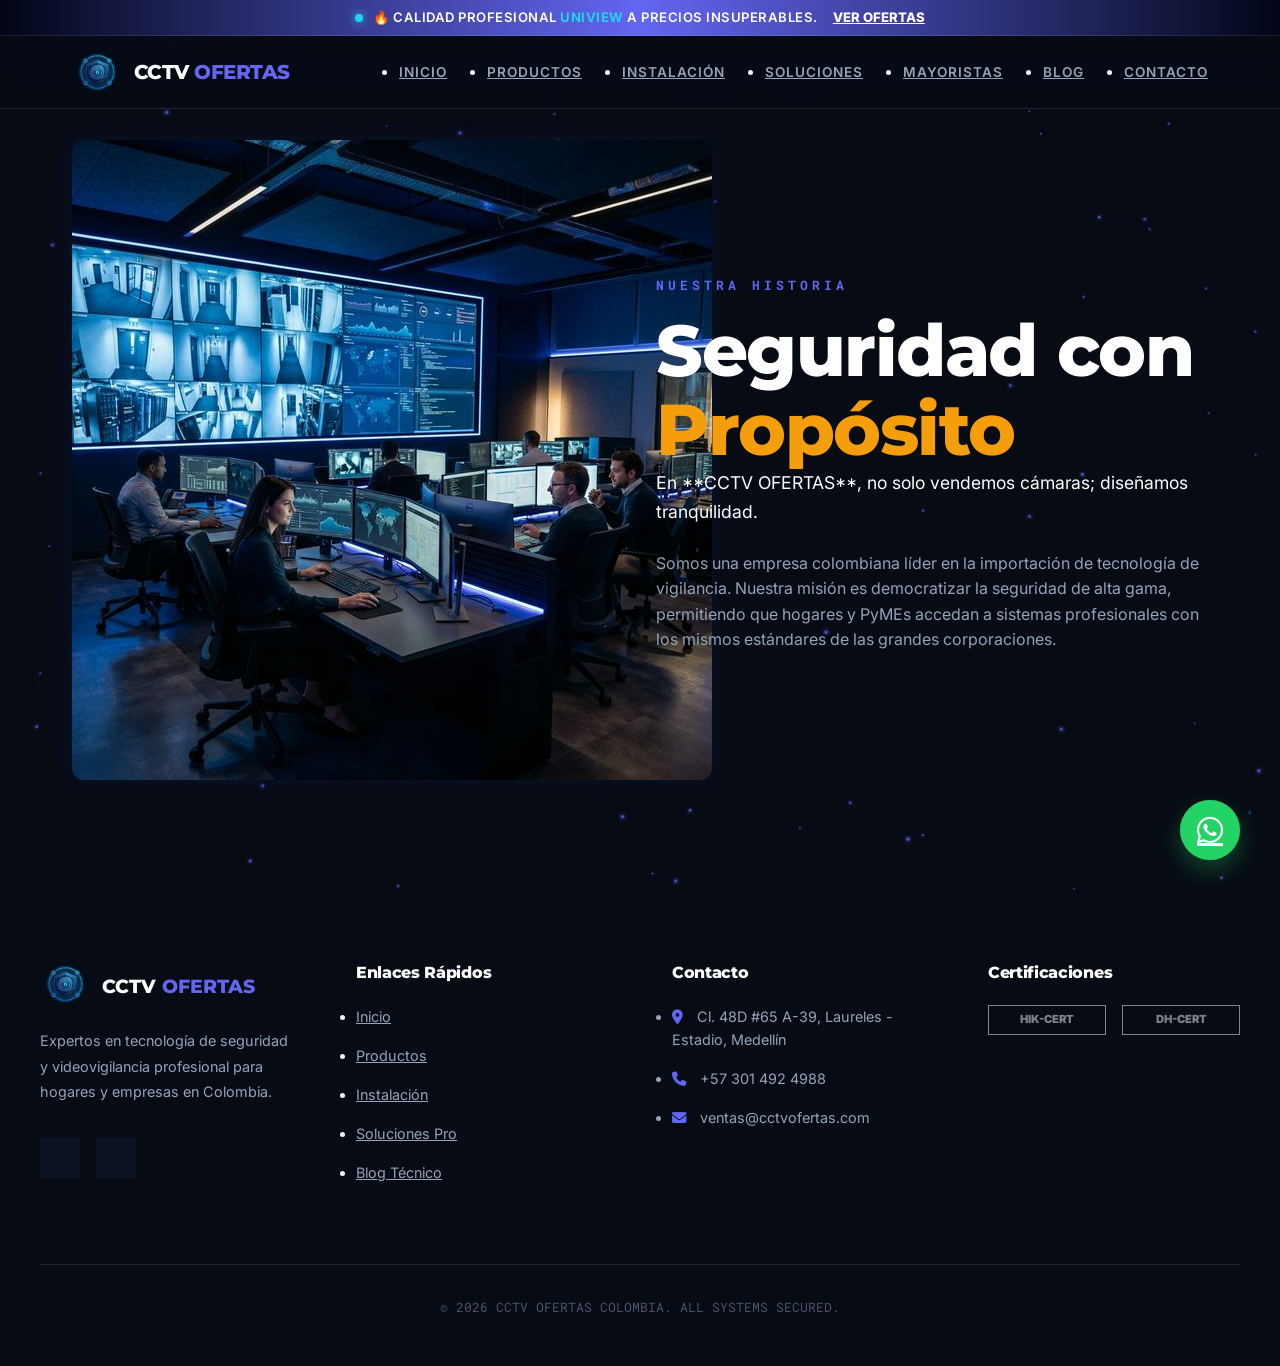
<file: src/pages/about.html>
<!DOCTYPE html>
<html lang="es">
<head>
    <meta charset="UTF-8">
    <meta name="viewport" content="width=device-width, initial-scale=1.0">
    <title>Sobre Nosotros | CCTV OFERTAS</title>
    <meta name="description" content="Conoce a CCTV OFERTAS, líderes en soluciones de seguridad electrónica en Colombia. Pasión por la tecnología y compromiso con tu tranquilidad.">
    
    <link rel="preconnect" href="https://fonts.googleapis.com">
    <link rel="preconnect" href="https://fonts.gstatic.com" crossorigin>
    <link href="https://fonts.googleapis.com/css2?family=Inter:wght@400;500;600&family=Montserrat:wght@700;800&family=Roboto+Mono&display=swap" rel="stylesheet">
    <link rel="stylesheet" href="https://cdnjs.cloudflare.com/ajax/libs/font-awesome/6.4.0/css/all.min.css">
    <link rel="stylesheet" href="../styles/global.css">

    <!-- PWA & Mobile -->
    <meta name="theme-color" content="#090B14">
    <link rel="manifest" href="../../manifest.json">
    <link rel="apple-touch-icon" href="../../src/assets/images/logo.png">

    <!-- Open Graph SEO -->
    <meta property="og:title" content="CCTV OFERTAS | Expertos en Videovigilancia">
    <meta property="og:description" content="Protege lo que más importa. CCTV, NVR, kits de vigilancia y asesoría profesional en Colombia.">
    <meta property="og:image" content="../../src/assets/images/logo.png">
    <meta property="og:type" content="website">
    </head>
<body class="scanline-effect">
    <canvas id="security-grid-canvas" class="bg-canvas"></canvas>
    
    <!-- Dynamic Header -->
    <header id="site-header" class="site-header"></header>

    <main>
        <section class="section" style="padding-top: 140px;">
            <div class="container grid" style="grid-template-columns: repeat(auto-fit, minmax(300px, 1fr)); align-items: center;">
                <div class="reveal">
                    <img src="../../src/assets/images/about_company.png" alt="Nuestra empresa" style="border-radius: 12px; box-shadow: var(--shadow-glow);">
                </div>
                <div class="reveal">
                    <span class="section-eyebrow">Nuestra Historia</span>
                    <h1 class="section-title">Seguridad con <span class="text-amber">Propósito</span></h1>
                    <p style="margin-bottom: 25px; font-size: 1.1rem; color: var(--white-pure);">En **CCTV OFERTAS**, no solo vendemos cámaras; diseñamos tranquilidad.</p>
                    <p class="text-slate">Somos una empresa colombiana líder en la importación de tecnología de vigilancia. Nuestra misión es democratizar la seguridad de alta gama, permitiendo que hogares y PyMEs accedan a sistemas profesionales con los mismos estándares de las grandes corporaciones.</p>
                </div>
            </div>
        </section>
    </main>

    <!-- WhatsApp Floating -->
    <a href="https://wa.me/573014924988" class="whatsapp-float" target="_blank">
        <i class="fab fa-whatsapp"></i>
    </a>

    <!-- Dynamic Footer -->
    <footer id="site-footer"></footer>

    <!-- Scripts -->
    <script type="module" src="../scripts/layout.js"></script>
    <script type="module" src="../scripts/main.js"></script>
</body>
</html>
</file>
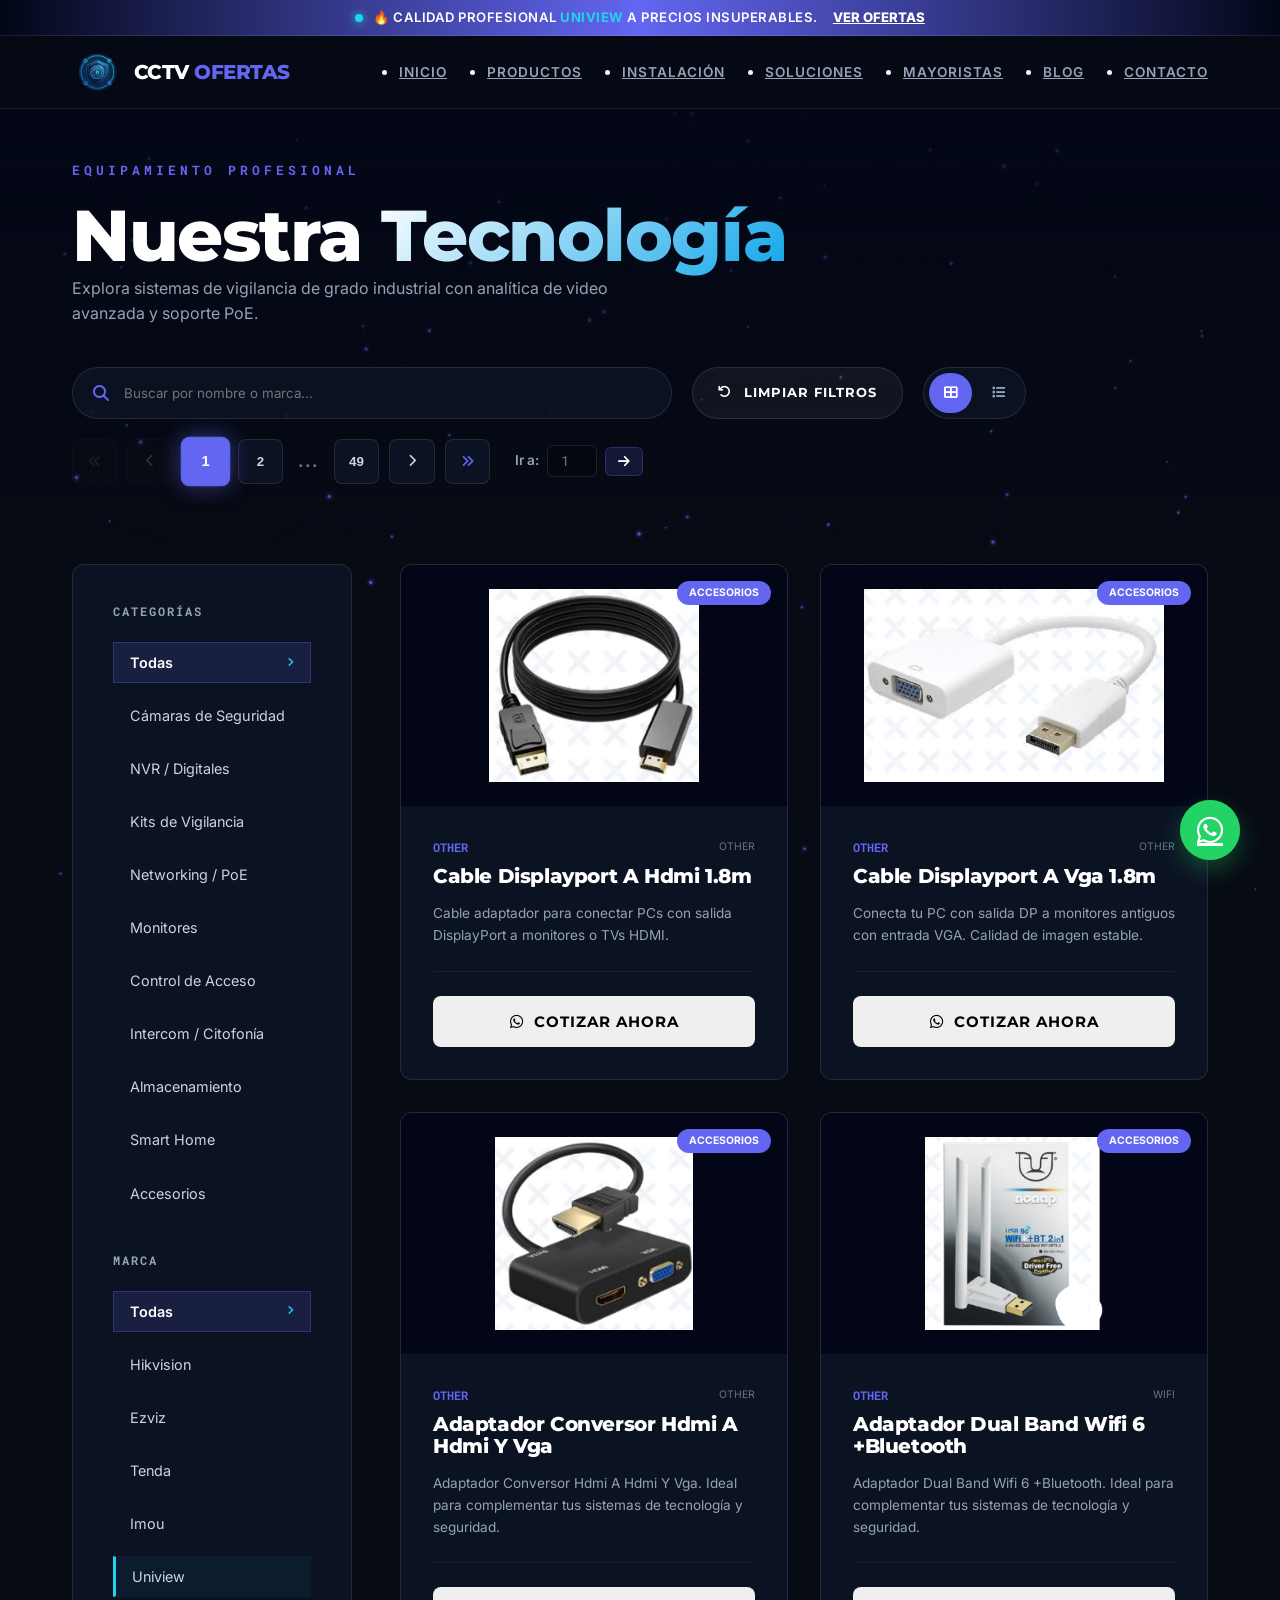
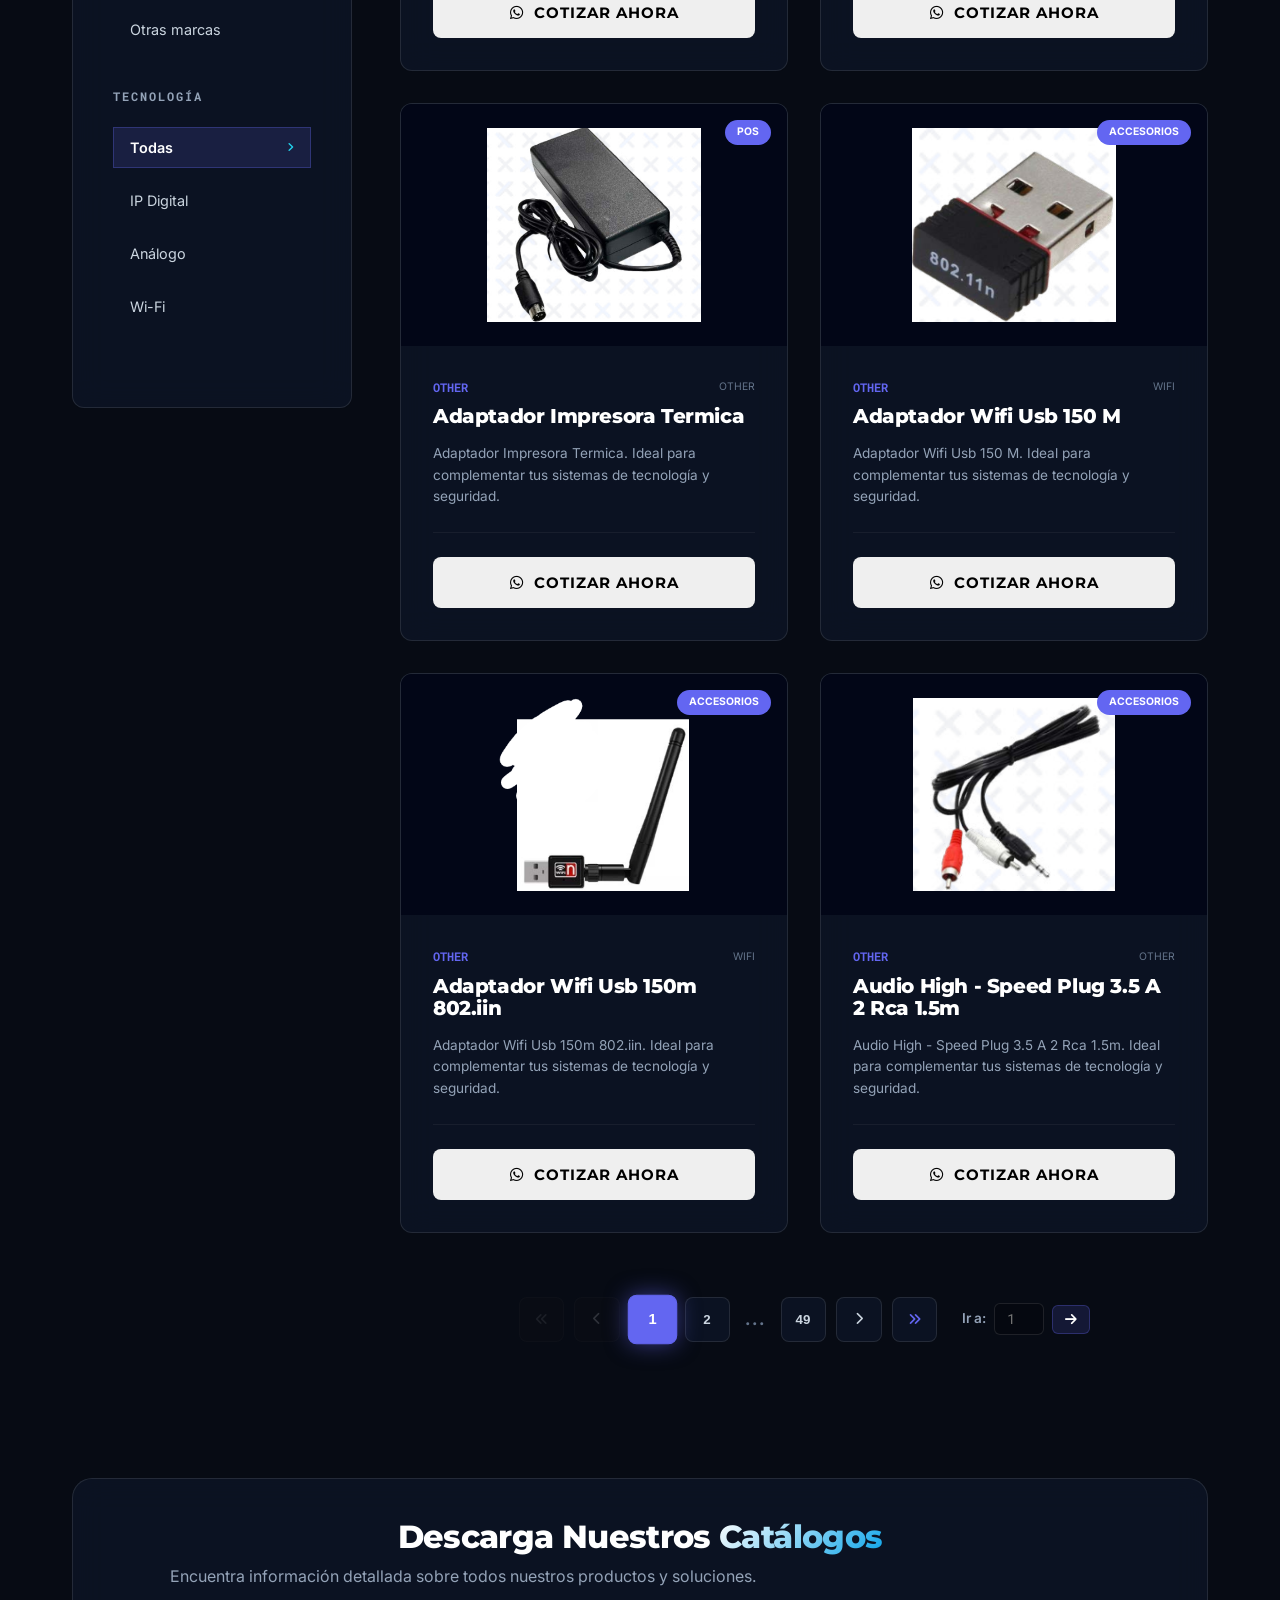
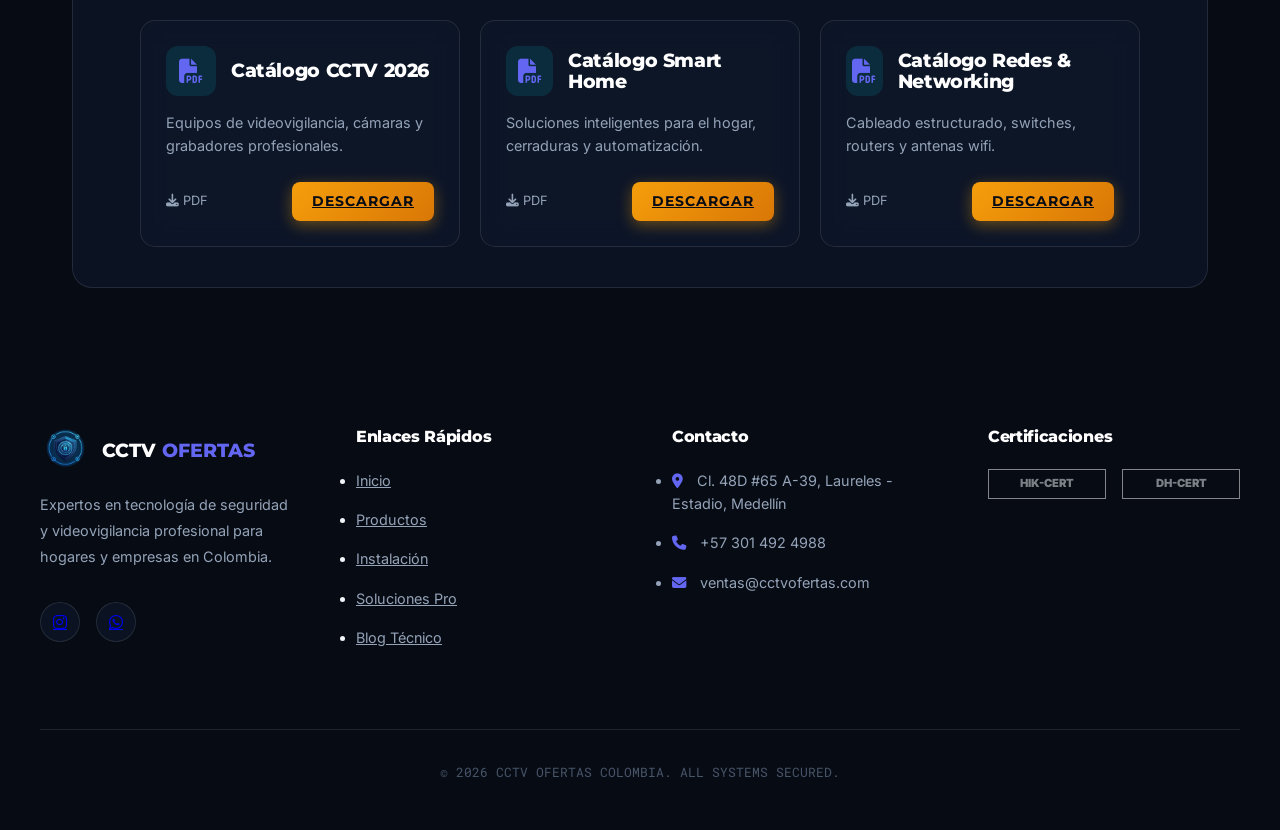
<file: src/pages/catalogo.html>
<!DOCTYPE html>
<html lang="es">
<head>
    <meta charset="UTF-8">
    <meta name="viewport" content="width=device-width, initial-scale=1.0">
    <title>Catálogo de Productos | CCTV OFERTAS</title>
    <meta name="description" content="Explora nuestro catálogo completo de cámaras de seguridad, kits de vigilancia, NVR y soluciones smart home. Tecnología de vanguardia para tu seguridad.">
    
    <link rel="preconnect" href="https://fonts.googleapis.com">
    <link rel="preconnect" href="https://fonts.gstatic.com" crossorigin>
    <link href="https://fonts.googleapis.com/css2?family=Inter:wght@400;500;600&family=Montserrat:wght@700;800&family=Roboto+Mono:wght@700&display=swap" rel="stylesheet">
    <link rel="stylesheet" href="https://cdnjs.cloudflare.com/ajax/libs/font-awesome/6.4.0/css/all.min.css">
    <link rel="stylesheet" href="../styles/global.css">
    
    <!-- Preload Critical Data -->
    <link rel="preload" href="../data/products.json" as="fetch" crossorigin="anonymous">

    <!-- PWA & Mobile -->
    <meta name="theme-color" content="#090B14">
    <link rel="manifest" href="../../manifest.json">
    <link rel="apple-touch-icon" href="../../src/assets/images/logo.png">

    <!-- Open Graph SEO -->
    <meta property="og:title" content="CCTV OFERTAS | Expertos en Videovigilancia">
    <meta property="og:description" content="Protege lo que más importa. CCTV, NVR, kits de vigilancia y asesoría profesional en Colombia.">
    <meta property="og:image" content="../../src/assets/images/logo.png">
    <meta property="og:type" content="website">
    </head>
<body class="tech-theme">
    <canvas id="security-grid-canvas" class="bg-canvas"></canvas>
    
    <!-- Dynamic Header -->
    <header id="site-header" class="site-header"></header>

    <main>
        <!-- Page Header -->
        <section class="section" style="padding-top: 160px; padding-bottom: 60px; background: linear-gradient(to bottom, var(--navy-darker), transparent);">
            <div class="container">
                <div class="reveal">
                    <span class="section-eyebrow">EQUIPAMIENTO PROFESIONAL</span>
                    <h1 class="section-title">Nuestra <span class="text-gradient">Tecnología</span></h1>
                    <p class="text-slate" style="max-width: 600px; margin-bottom: 2.5rem;">Explora sistemas de vigilancia de grado industrial con analítica de video avanzada y soporte PoE.</p>
                    
                    <div class="search-refinement-grid" style="display: flex; gap: 20px; align-items: stretch; flex-wrap: wrap;">
                        <div class="glass search-box" style="padding: 5px 20px; display: flex; align-items: center; gap: 15px; border-radius: 100px; flex-grow: 1; max-width: 600px;">
                            <i class="fas fa-search" style="color: var(--accent-electric);"></i>
                            <input type="search" id="product-search" placeholder="Buscar por nombre o marca..." aria-label="Buscar productos"
                                style="background: none; border: none; color: white; padding: 12px 0; width: 100%; outline: none; font-family: var(--font-body);">
                        </div>
                        <button id="reset-filters" class="btn btn-secondary" style="height: auto; padding: 0 25px; border-radius: 100px; font-size: 0.8rem; text-transform: uppercase;">
                            <i class="fas fa-undo"></i> Limpiar filtros
                        </button>
                        
                        <div class="view-toggles glass" style="display: flex; gap: 5px; padding: 5px; border-radius: 100px; margin-right: auto;">
                            <button id="view-grid" class="btn-view active" title="Vista Cuadrícula">
                                <i class="fas fa-th-large"></i>
                            </button>
                            <button id="view-list" class="btn-view" title="Vista Lista">
                                <i class="fas fa-list"></i>
                            </button>
                        </div>

                        <div id="pagination-container-top" class="pagination-container reveal" style="margin: 0; align-self: center;"></div>
                    </div>
                </div>
            </div>
        </section>

        <!-- Product Explorer -->
        <section class="section" style="padding-top: 20px;">
            <div class="container grid explorer-grid">
                <!-- Sidebar Filters -->
                <aside class="glass sidebar">
                    <div class="filter-group">
                        <h3 class="filter-group__title">CATEGORÍAS</h3>
                        <ul class="filter-list" data-filter-type="category">
                                <li class="active" data-filter="all">Todas</li>
                                <li data-filter="cameras">Cámaras de Seguridad</li>
                                <li data-filter="recorders">NVR / Digitales</li>
                                <li data-filter="kits">Kits de Vigilancia</li>
                                <li data-filter="networking">Networking / PoE</li>
                                <li data-filter="monitores">Monitores</li>
                                <li data-filter="control-acceso">Control de Acceso</li>
                                <li data-filter="intercom">Intercom / Citofonía</li>
                                <li data-filter="almacenamiento">Almacenamiento</li>
                                <li data-filter="smarthome">Smart Home</li>
                                <li data-filter="accessories">Accesorios</li>
                        </ul>
                    </div>
                    
                    <div class="filter-group">
                        <h3 class="filter-group__title">MARCA</h3>
                        <ul class="filter-list" data-filter-type="brand">
                            <li class="active" data-filter="all">Todas</li>
                            <li data-filter="hikvision">Hikvision</li>
                            <li data-filter="ezviz">Ezviz</li>
                            <li data-filter="tenda">Tenda</li>
                            <li data-filter="imou">Imou</li>
                            <li data-filter="uniview">Uniview</li>
                            <li data-filter="other">Otras marcas</li>
                        </ul>
                    </div>

                    <div class="filter-group">
                        <h3 class="filter-group__title">TECNOLOGÍA</h3>
                        <ul class="filter-list" data-filter-type="tech">
                            <li class="active" data-filter="all">Todas</li>
                            <li data-filter="ip">IP Digital</li>
                            <li data-filter="analoga">Análogo</li>
                            <li data-filter="wifi">Wi-Fi</li>
                        </ul>
                    </div>
                </aside>

                <!-- Results Area -->
                <div class="product-results">
                    <div class="product-grid" id="product-container">
                        <div class="glass" style="grid-column: 1/-1; padding: 100px; text-align: center;">
                            <i class="fas fa-circle-notch fa-spin" style="font-size: 2rem; color: var(--accent-electric);"></i>
                            <p style="margin-top: 20px;">Cargando inventario...</p>
                        </div>
                    </div>
                    
                    <!-- Pagination Controls -->
                    <div id="pagination-container" class="pagination-container reveal"></div>
                </div>
            </div>
        </section>

        <!-- Catalogs Section Moved to Bottom -->
        <section class="section" id="catalogs-section" style="padding-top: 40px; padding-bottom: 60px;">
            <div class="container reveal">
                <div class="glass catalog-wrapper" style="padding: 40px; border-radius: 20px; text-align: center;">
                    <h2 class="section-title" style="margin-bottom: 10px; font-size: 2rem;">Descarga Nuestros <span class="text-gradient">Catálogos</span></h2>
                    <p class="text-slate" style="margin-bottom: 30px;">Encuentra información detallada sobre todos nuestros productos y soluciones.</p>
                    <div id="catalogs-grid" style="display: flex; gap: 20px; justify-content: center; flex-wrap: wrap;">
                        <i class="fas fa-circle-notch fa-spin" style="color: var(--accent-electric);"></i>
                    </div>
                </div>
            </div>
        </section>
    </main>

    <!-- WhatsApp Floating icon -->
    <a href="https://wa.me/573014924988" class="whatsapp-float" target="_blank">
        <i class="fab fa-whatsapp"></i>
    </a>

    <!-- Dynamic Footer -->
    <script>
        // Kill stale service worker if things are stuck
        if ('serviceWorker' in navigator) {
            navigator.serviceWorker.getRegistrations().then(function(registrations) {
                for(let registration of registrations) {
                    registration.unregister();
                }
            });
        }
    </script>
    <footer id="site-footer"></footer>

    <!-- Scripts -->
    <script type="module" src="../scripts/layout.js?v=112"></script>
    <script type="module" src="../scripts/main.js?v=112"></script>
    <script type="module" src="../scripts/products.js?v=112"></script>
    <script type="module" src="../scripts/catalogs.js?v=112"></script>
</body>
</html>
</file>
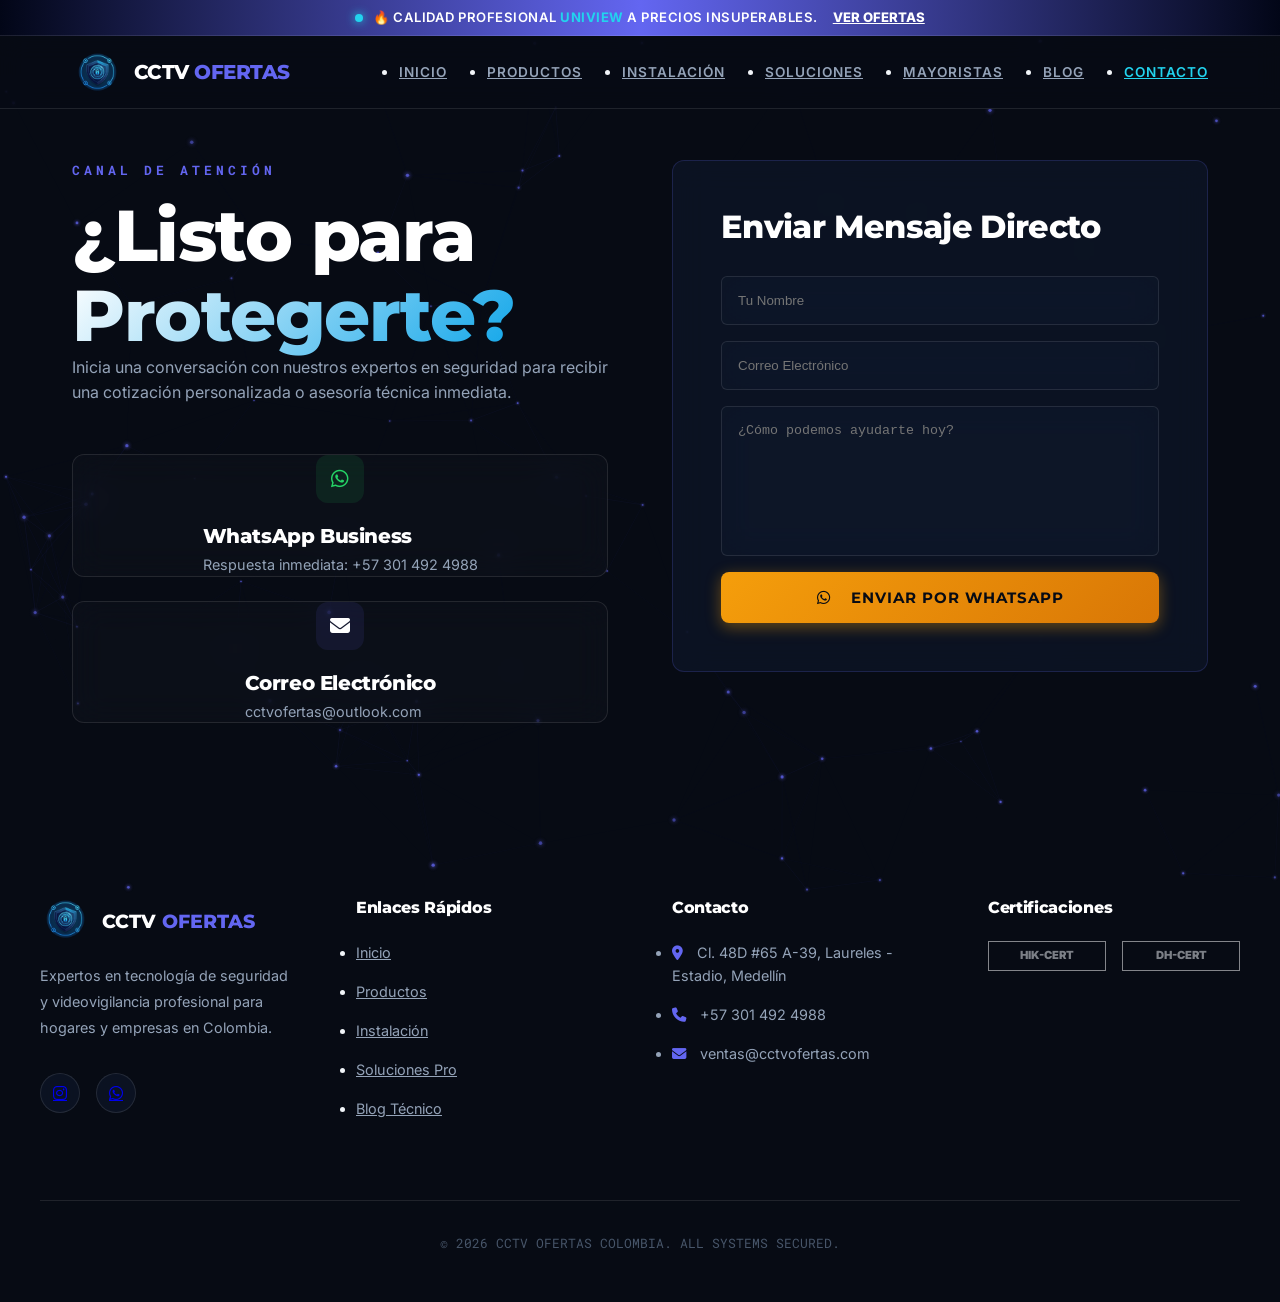
<file: src/pages/contact.html>
<!DOCTYPE html>
<html lang="es">
<head>
    <meta charset="UTF-8">
    <meta name="viewport" content="width=device-width, initial-scale=1.0">
    <title>Contacto y Soporte | CCTV OFERTAS</title>
    <meta name="description" content="Contáctanos para recibir asesoría experta en seguridad electrónica. Atención por WhatsApp, correo electrónico y soporte certificado Hikvision y Dahua.">
    
    <link rel="preconnect" href="https://fonts.googleapis.com">
    <link rel="preconnect" href="https://fonts.gstatic.com" crossorigin>
    <link href="https://fonts.googleapis.com/css2?family=Inter:wght@400;500;600&family=Montserrat:wght@700;800&family=Roboto+Mono:wght@700&display=swap" rel="stylesheet">
    <link rel="stylesheet" href="https://cdnjs.cloudflare.com/ajax/libs/font-awesome/6.4.0/css/all.min.css">
    <link rel="stylesheet" href="../styles/global.css">

    <!-- PWA & Mobile -->
    <meta name="theme-color" content="#090B14">
    <link rel="manifest" href="../../manifest.json">
    <link rel="apple-touch-icon" href="../../src/assets/images/logo.png">

    <!-- Open Graph SEO -->
    <meta property="og:title" content="CCTV OFERTAS | Expertos en Videovigilancia">
    <meta property="og:description" content="Protege lo que más importa. CCTV, NVR, kits de vigilancia y asesoría profesional en Colombia.">
    <meta property="og:image" content="../../src/assets/images/logo.png">
    <meta property="og:type" content="website">
    </head>
<body class="tech-theme">
    <canvas id="security-grid-canvas" class="bg-canvas"></canvas>
    
    <!-- Dynamic Header -->
    <header id="site-header" class="site-header"></header>

    <main>
        <section class="section" style="padding-top: 160px;">
            <div class="container grid align-start" style="grid-template-columns: repeat(auto-fit, minmax(400px, 1fr)); gap: 4rem;">
                <div class="reveal">
                    <span class="section-eyebrow">CANAL DE ATENCIÓN</span>
                    <h1 class="section-title">¿Listo para <span class="text-gradient">Protegerte?</span></h1>
                    <p class="text-slate" style="margin-bottom: 3rem;">Inicia una conversación con nuestros expertos en seguridad para recibir una cotización personalizada o asesoría técnica inmediata.</p>
                    
                    <div class="grid" style="gap: 1.5rem;">
                        <a href="https://wa.me/573014924988" target="_blank" class="glass feature-block" style="display: flex; gap: 20px; align-items: center; cursor: pointer; text-decoration: none;">
                            <div class="feature-icon" style="background: rgba(37, 211, 102, 0.1); color: #25D366; margin-bottom: 0;"><i class="fab fa-whatsapp"></i></div>
                            <div style="color: var(--white-pure);">
                                <h4 style="margin-bottom: 5px;">WhatsApp Business</h4>
                                <p style="font-size: 0.9rem; color: var(--slate-400);">Respuesta inmediata: +57 301 492 4988</p>
                            </div>
                        </a>
                        <a href="mailto:cctvofertas@outlook.com" class="glass feature-block" style="display: flex; gap: 20px; align-items: center; cursor: pointer; text-decoration: none;">
                            <div class="feature-icon" style="background: rgba(99, 102, 241, 0.1); margin-bottom: 0;"><i class="fas fa-envelope"></i></div>
                            <div style="color: var(--white-pure);">
                                <h4 style="margin-bottom: 5px;">Correo Electrónico</h4>
                                <p style="font-size: 0.9rem; color: var(--slate-400);">cctvofertas@outlook.com</p>
                            </div>
                        </a>
                    </div>
                </div>

                <div class="glass reveal" style="padding: 3rem; border: 1px solid rgba(99, 102, 241, 0.2);">
                    <h3 style="margin-bottom: 2rem;">Enviar Mensaje Directo</h3>
                    <form id="contact-whatsapp-form" class="grid" style="gap: 1rem;">
                        <input type="text" id="wa-name" placeholder="Tu Nombre" class="glass" style="padding: 1rem; color: white; border-radius: 6px; width: 100%;" required>
                        <input type="email" id="wa-email" placeholder="Correo Electrónico" class="glass" style="padding: 1rem; color: white; border-radius: 6px; width: 100%;" required>
                        <textarea id="wa-msg" placeholder="¿Cómo podemos ayudarte hoy?" class="glass" style="padding: 1rem; color: white; border-radius: 6px; width: 100%; height: 150px; resize: none;" required></textarea>
                        <button type="submit" class="btn btn-primary" style="width: 100%;"><i class="fab fa-whatsapp" style="margin-right:8px;"></i> ENVIAR POR WHATSAPP</button>
                    </form>
                    <script>
                        document.getElementById('contact-whatsapp-form').addEventListener('submit', function(e) {
                            e.preventDefault();
                            const name = document.getElementById('wa-name').value;
                            const email = document.getElementById('wa-email').value;
                            const msg = document.getElementById('wa-msg').value;
                            // Format Whatsapp Template
                            const text = `¡Hola Equipo CCTV Ofertas!\nSoy ${name} (${email}).\n\nConsulta:\n${msg}`;
                            const phone = '573014924988'; // As seen in the contact block
                            const url = `https://wa.me/${phone}?text=${encodeURIComponent(text)}`;
                            window.open(url, '_blank');
                        });
                    </script>
                </div>
            </div>
        </section>
    </main>

    <!-- Dynamic Footer -->
    <footer id="site-footer"></footer>

    <!-- Scripts -->
    <script type="module" src="../scripts/layout.js"></script>
    <script type="module" src="../scripts/main.js"></script>
</body>
</html>
</file>
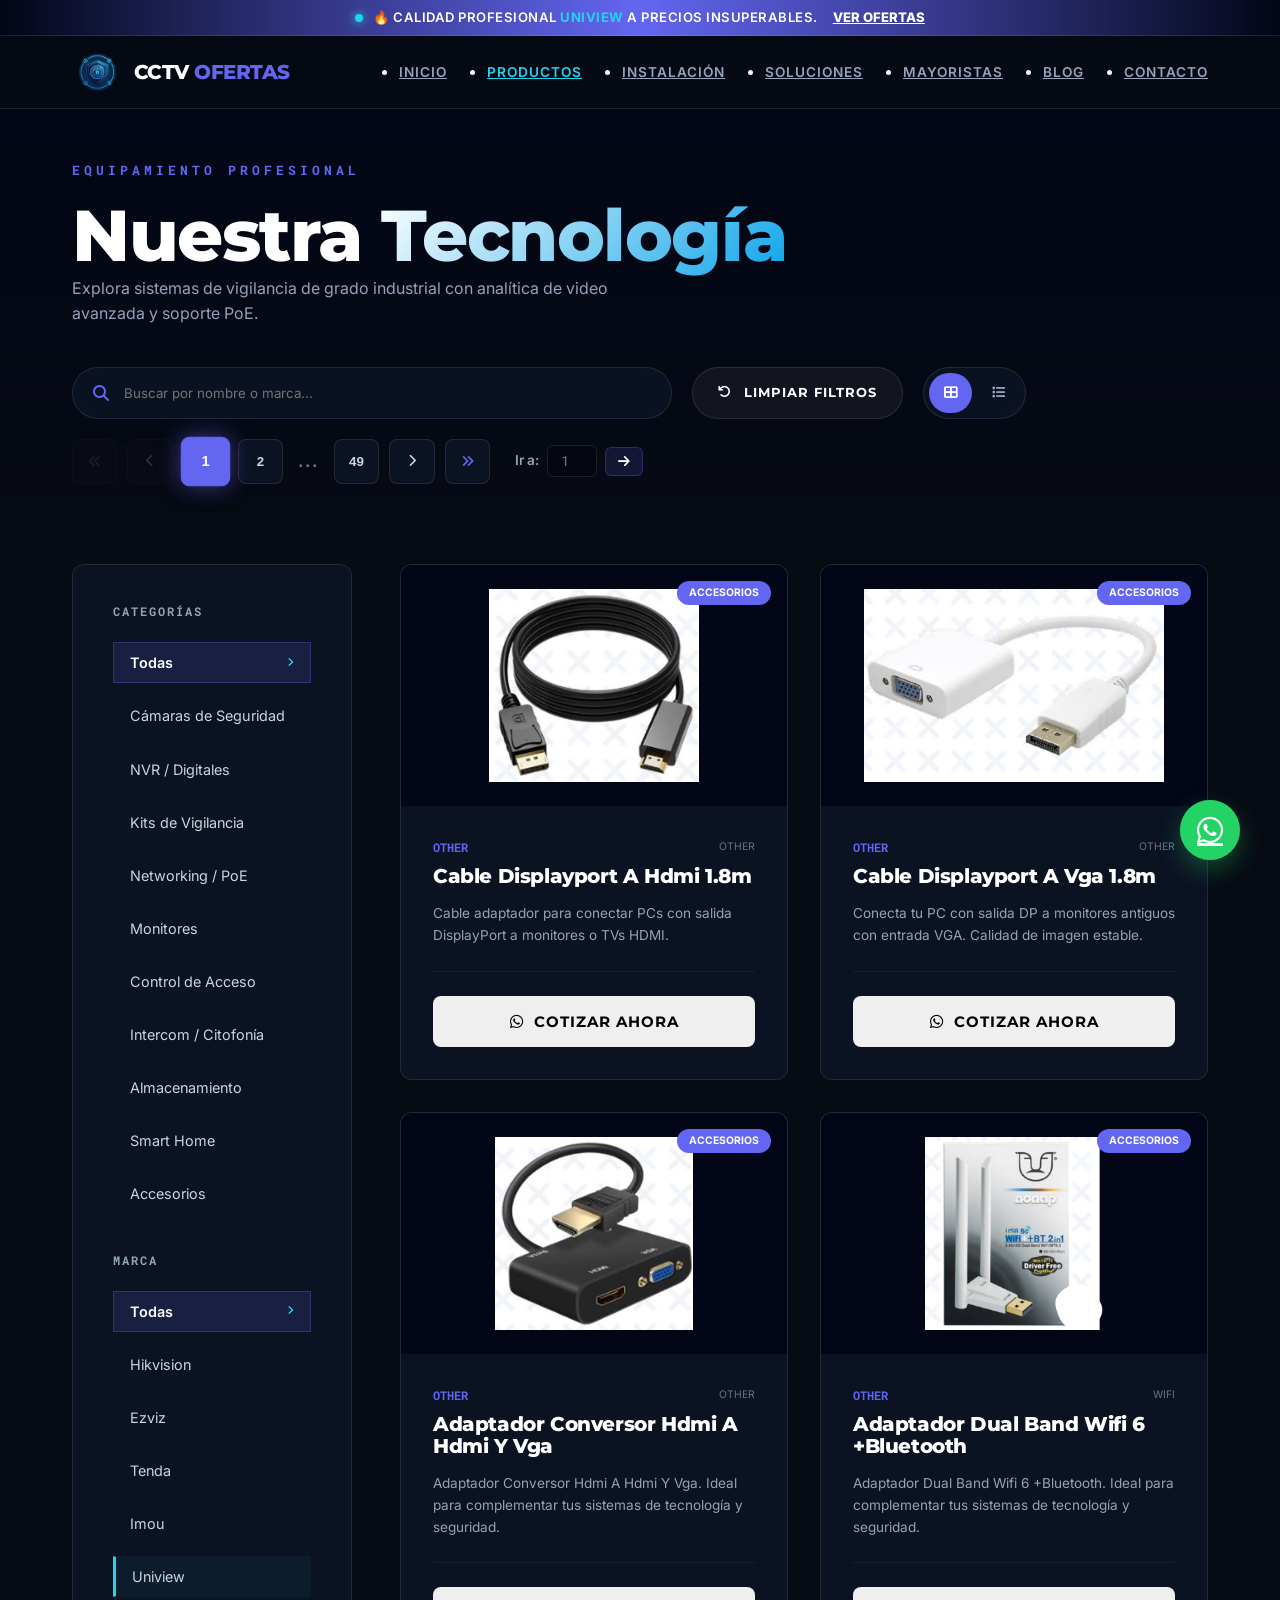
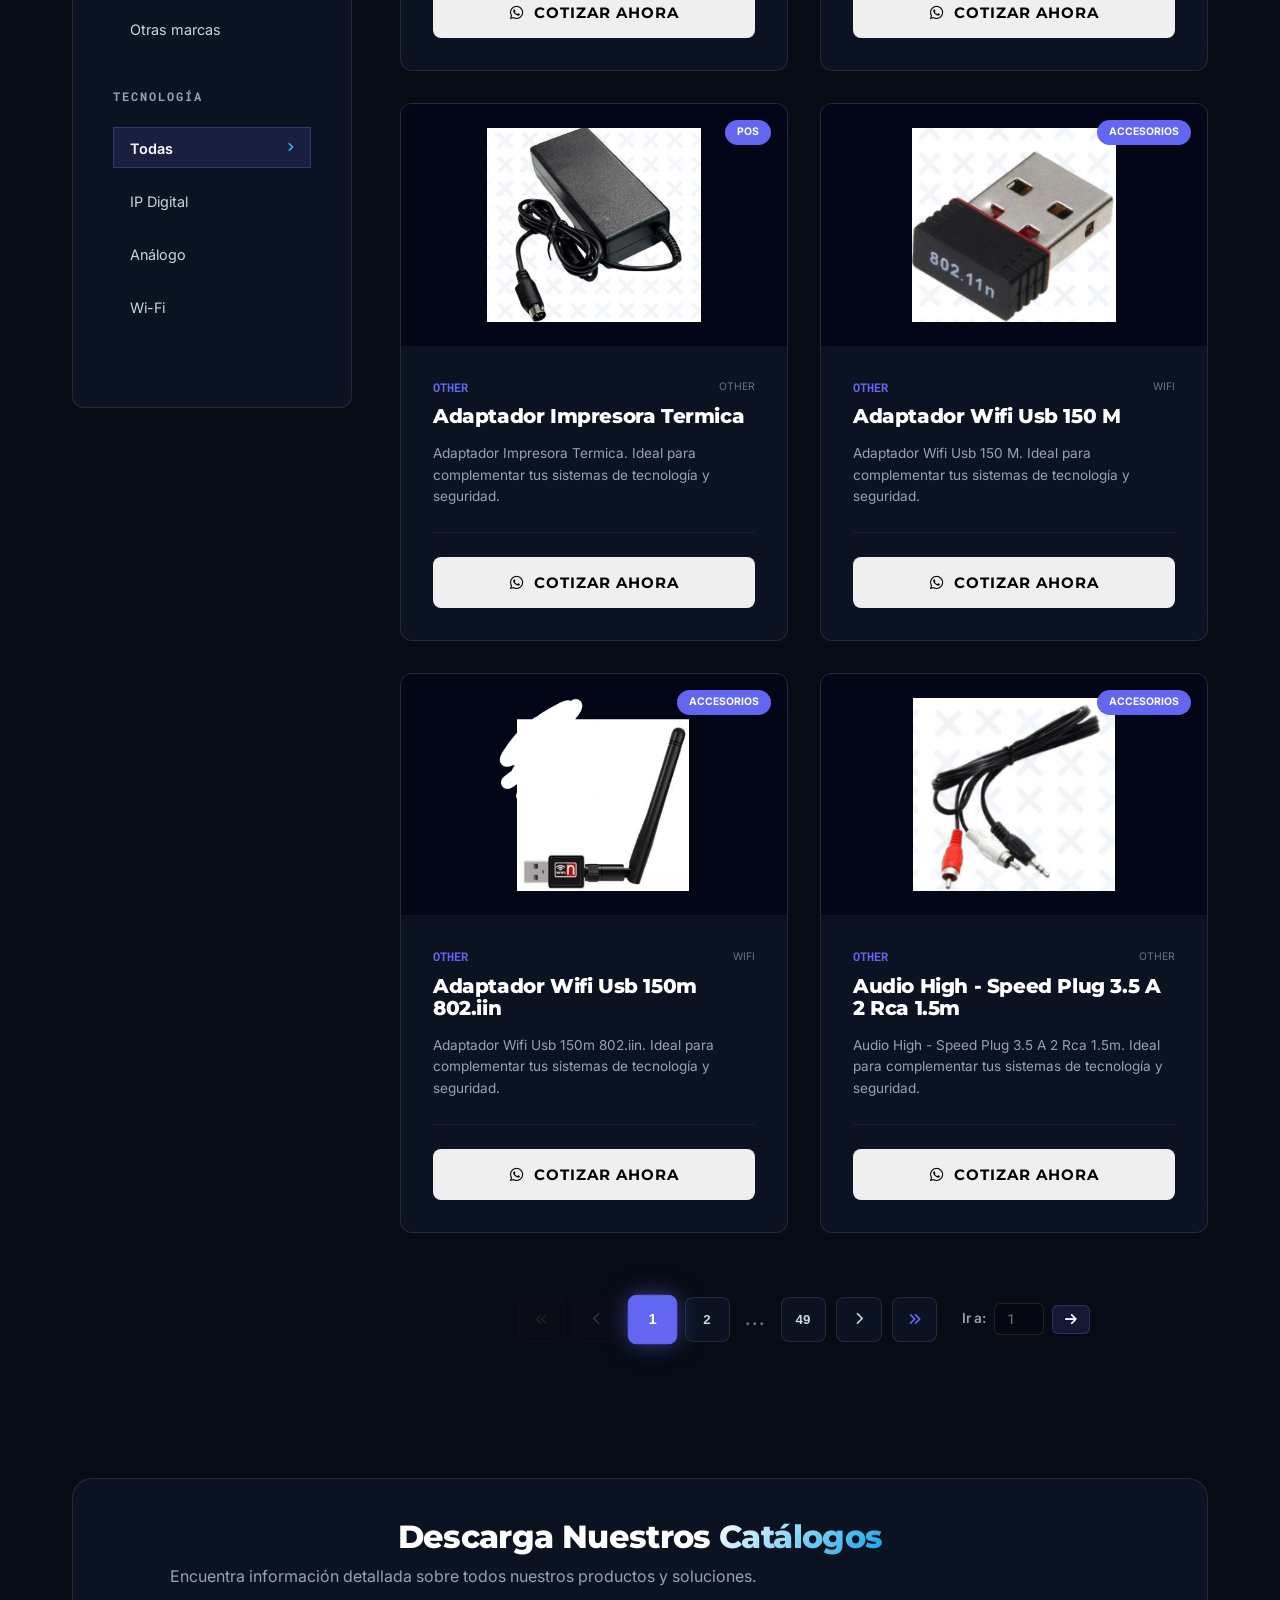
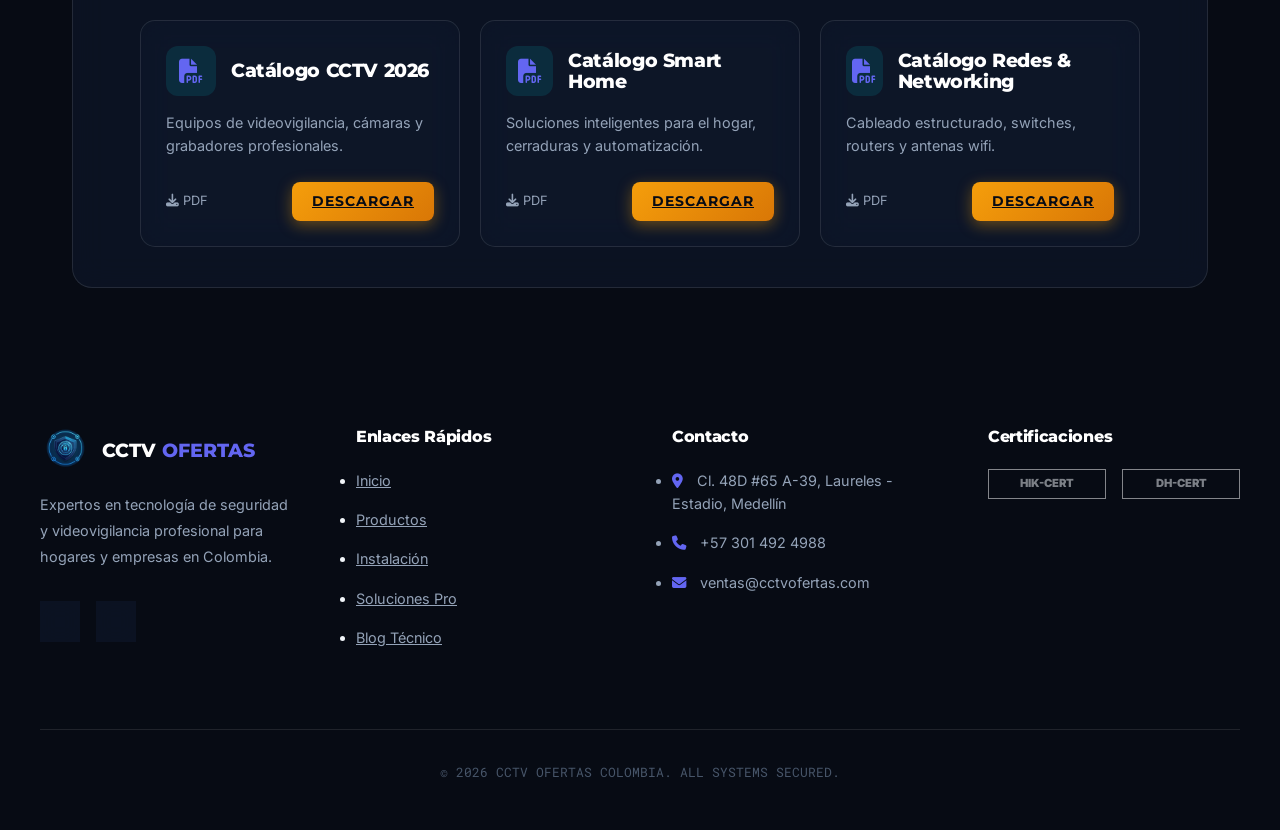
<file: src/pages/products.html>
<!DOCTYPE html>
<html lang="es">
<head>
    <meta charset="UTF-8">
    <meta name="viewport" content="width=device-width, initial-scale=1.0">
    <title>Catálogo de Productos | CCTV OFERTAS</title>
    <meta name="description" content="Explora nuestro catálogo completo de cámaras de seguridad, kits de vigilancia, NVR y soluciones smart home. Tecnología de vanguardia para tu seguridad.">
    
    <link rel="preconnect" href="https://fonts.googleapis.com">
    <link rel="preconnect" href="https://fonts.gstatic.com" crossorigin>
    <link href="https://fonts.googleapis.com/css2?family=Inter:wght@400;500;600&family=Montserrat:wght@700;800&family=Roboto+Mono:wght@700&display=swap" rel="stylesheet">
    <link rel="stylesheet" href="https://cdnjs.cloudflare.com/ajax/libs/font-awesome/6.4.0/css/all.min.css">
    <link rel="stylesheet" href="../styles/global.css">
    
    <!-- Preload Critical Data -->
    <link rel="preload" href="../data/products_v112.json" as="fetch" crossorigin="anonymous">

    <!-- PWA & Mobile -->
    <meta name="theme-color" content="#090B14">
    <link rel="manifest" href="../../manifest.json">
    <link rel="apple-touch-icon" href="../../src/assets/images/logo.png">

    <!-- Open Graph SEO -->
    <meta property="og:title" content="CCTV OFERTAS | Expertos en Videovigilancia">
    <meta property="og:description" content="Protege lo que más importa. CCTV, NVR, kits de vigilancia y asesoría profesional en Colombia.">
    <meta property="og:image" content="../../src/assets/images/logo.png">
    <meta property="og:type" content="website">
    </head>
<body class="tech-theme">
    <canvas id="security-grid-canvas" class="bg-canvas"></canvas>
    
    <!-- Dynamic Header -->
    <header id="site-header" class="site-header"></header>

    <main>
        <!-- Page Header -->
        <section class="section" style="padding-top: 160px; padding-bottom: 60px; background: linear-gradient(to bottom, var(--navy-darker), transparent);">
            <div class="container">
                <div class="reveal">
                    <span class="section-eyebrow">EQUIPAMIENTO PROFESIONAL</span>
                    <h1 class="section-title">Nuestra <span class="text-gradient">Tecnología</span></h1>
                    <p class="text-slate" style="max-width: 600px; margin-bottom: 2.5rem;">Explora sistemas de vigilancia de grado industrial con analítica de video avanzada y soporte PoE.</p>
                    
                    <div class="search-refinement-grid" style="display: flex; gap: 20px; align-items: stretch; flex-wrap: wrap;">
                        <div class="glass search-box" style="padding: 5px 20px; display: flex; align-items: center; gap: 15px; border-radius: 100px; flex-grow: 1; max-width: 600px;">
                            <i class="fas fa-search" style="color: var(--accent-electric);"></i>
                            <input type="search" id="product-search" placeholder="Buscar por nombre o marca..." aria-label="Buscar productos"
                                style="background: none; border: none; color: white; padding: 12px 0; width: 100%; outline: none; font-family: var(--font-body);">
                        </div>
                        <button id="reset-filters" class="btn btn-secondary" style="height: auto; padding: 0 25px; border-radius: 100px; font-size: 0.8rem; text-transform: uppercase;">
                            <i class="fas fa-undo"></i> Limpiar filtros
                        </button>
                        
                        <div class="view-toggles glass" style="display: flex; gap: 5px; padding: 5px; border-radius: 100px; margin-right: auto;">
                            <button id="view-grid" class="btn-view active" title="Vista Cuadrícula">
                                <i class="fas fa-th-large"></i>
                            </button>
                            <button id="view-list" class="btn-view" title="Vista Lista">
                                <i class="fas fa-list"></i>
                            </button>
                        </div>

                        <div id="pagination-container-top" class="pagination-container reveal" style="margin: 0; align-self: center;"></div>
                    </div>
                </div>
            </div>
        </section>

        <!-- Product Explorer -->
        <section class="section" style="padding-top: 20px;">
            <div class="container grid explorer-grid">
                <!-- Sidebar Filters -->
                <aside class="glass sidebar">
                    <div class="filter-group">
                        <h3 class="filter-group__title">CATEGORÍAS</h3>
                        <ul class="filter-list" data-filter-type="category">
                                <li class="active" data-filter="all">Todas</li>
                                <li data-filter="cameras">Cámaras de Seguridad</li>
                                <li data-filter="recorders">NVR / Digitales</li>
                                <li data-filter="kits">Kits de Vigilancia</li>
                                <li data-filter="networking">Networking / PoE</li>
                                <li data-filter="monitores">Monitores</li>
                                <li data-filter="control-acceso">Control de Acceso</li>
                                <li data-filter="intercom">Intercom / Citofonía</li>
                                <li data-filter="almacenamiento">Almacenamiento</li>
                                <li data-filter="smarthome">Smart Home</li>
                                <li data-filter="accessories">Accesorios</li>
                        </ul>
                    </div>
                    
                    <div class="filter-group">
                        <h3 class="filter-group__title">MARCA</h3>
                        <ul class="filter-list" data-filter-type="brand">
                            <li class="active" data-filter="all">Todas</li>
                            <li data-filter="hikvision">Hikvision</li>
                            <li data-filter="ezviz">Ezviz</li>
                            <li data-filter="tenda">Tenda</li>
                            <li data-filter="imou">Imou</li>
                            <li data-filter="uniview">Uniview</li>
                            <li data-filter="other">Otras marcas</li>
                        </ul>
                    </div>

                    <div class="filter-group">
                        <h3 class="filter-group__title">TECNOLOGÍA</h3>
                        <ul class="filter-list" data-filter-type="tech">
                            <li class="active" data-filter="all">Todas</li>
                            <li data-filter="ip">IP Digital</li>
                            <li data-filter="analoga">Análogo</li>
                            <li data-filter="wifi">Wi-Fi</li>
                        </ul>
                    </div>
                </aside>

                <!-- Results Area -->
                <div class="product-results">
                    <div class="product-grid" id="product-container">
                        <div class="glass" style="grid-column: 1/-1; padding: 100px; text-align: center;">
                            <i class="fas fa-circle-notch fa-spin" style="font-size: 2rem; color: var(--accent-electric);"></i>
                            <p style="margin-top: 20px;">Cargando inventario...</p>
                        </div>
                    </div>
                    
                    <!-- Pagination Controls -->
                    <div id="pagination-container" class="pagination-container reveal"></div>
                </div>
            </div>
        </section>

        <!-- Catalogs Section Moved to Bottom -->
        <section class="section" id="catalogs-section" style="padding-top: 40px; padding-bottom: 60px;">
            <div class="container reveal">
                <div class="glass catalog-wrapper" style="padding: 40px; border-radius: 20px; text-align: center;">
                    <h2 class="section-title" style="margin-bottom: 10px; font-size: 2rem;">Descarga Nuestros <span class="text-gradient">Catálogos</span></h2>
                    <p class="text-slate" style="margin-bottom: 30px;">Encuentra información detallada sobre todos nuestros productos y soluciones.</p>
                    <div id="catalogs-grid" style="display: flex; gap: 20px; justify-content: center; flex-wrap: wrap;">
                        <i class="fas fa-circle-notch fa-spin" style="color: var(--accent-electric);"></i>
                    </div>
                </div>
            </div>
        </section>
    </main>

    <!-- WhatsApp Floating icon -->
    <a href="https://wa.me/573014924988" class="whatsapp-float" target="_blank">
        <i class="fab fa-whatsapp"></i>
    </a>

    <!-- Dynamic Footer -->
    <script>
        // Kill stale service worker if things are stuck
        if ('serviceWorker' in navigator) {
            navigator.serviceWorker.getRegistrations().then(function(registrations) {
                for(let registration of registrations) {
                    registration.unregister();
                }
            });
        }
    </script>
    <footer id="site-footer"></footer>

    <!-- Scripts -->
    <script type="module" src="../scripts/layout.js?v=113"></script>
    <script type="module" src="../scripts/main.js?v=113"></script>
    <script type="module" src="../scripts/products.js?v=113"></script>
    <script type="module" src="../scripts/catalogs.js?v=113"></script>
</body>
</html>
</file>
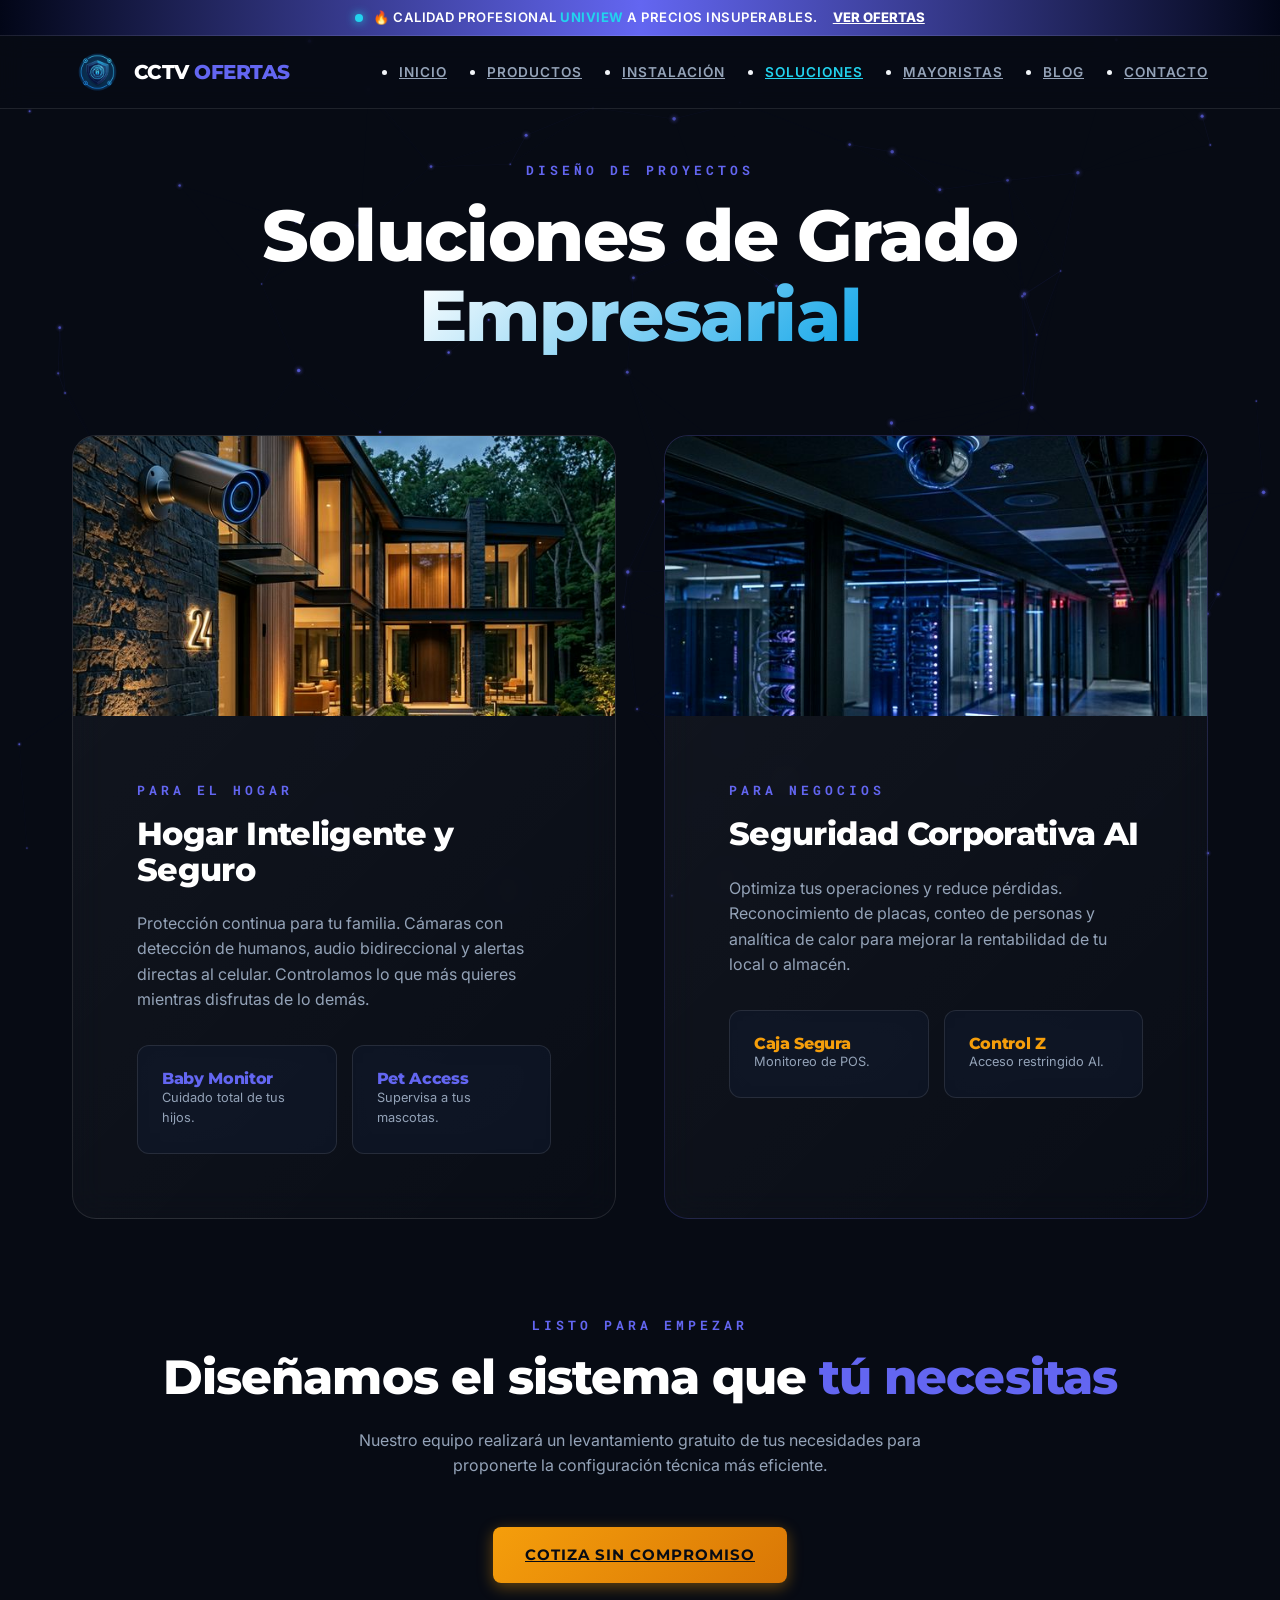
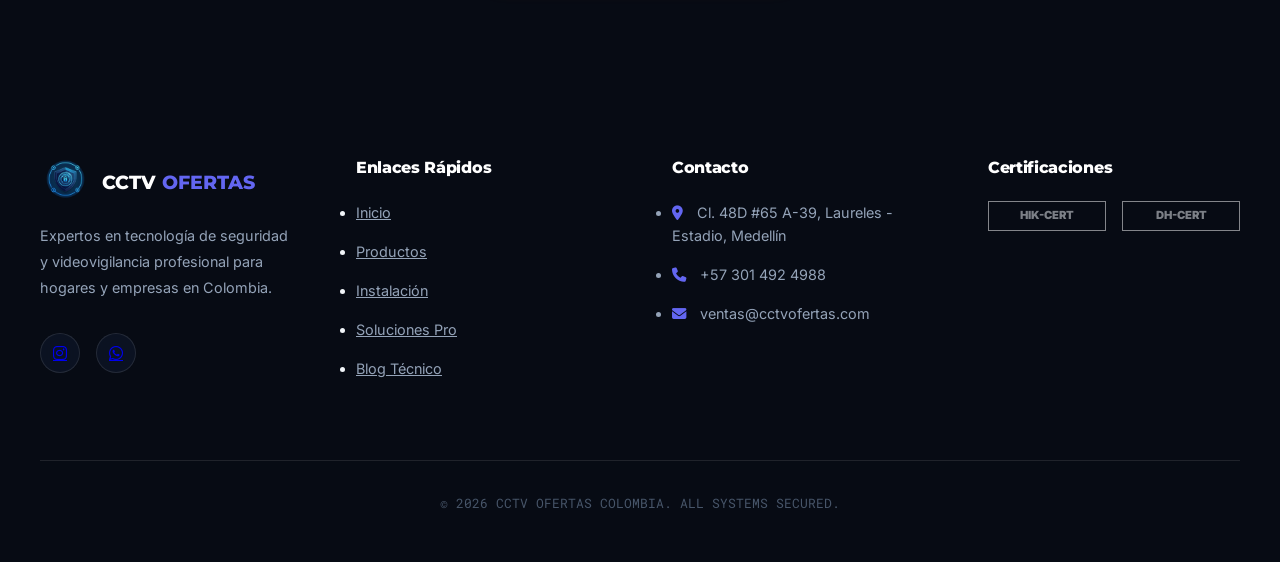
<file: src/pages/solutions.html>
<!DOCTYPE html>
<html lang="es">
<head>
    <meta charset="UTF-8">
    <meta name="viewport" content="width=device-width, initial-scale=1.0">
    <title>Soluciones Especializadas | CCTV OFERTAS</title>
    <meta name="description" content="Descubre soluciones de seguridad inteligentes para hogares y empresas. Desde monitoreo residencial hasta video analítica avanzada para negocios.">
    
    <link rel="preconnect" href="https://fonts.googleapis.com">
    <link rel="preconnect" href="https://fonts.gstatic.com" crossorigin>
    <link href="https://fonts.googleapis.com/css2?family=Inter:wght@400;500;600&family=Montserrat:wght@700;800&family=Roboto+Mono:wght@700&display=swap" rel="stylesheet">
    <link rel="stylesheet" href="https://cdnjs.cloudflare.com/ajax/libs/font-awesome/6.4.0/css/all.min.css">
    <link rel="stylesheet" href="../styles/global.css">

    <!-- PWA & Mobile -->
    <meta name="theme-color" content="#090B14">
    <link rel="manifest" href="../../manifest.json">
    <link rel="apple-touch-icon" href="../../src/assets/images/logo.png">

    <!-- Open Graph SEO -->
    <meta property="og:title" content="CCTV OFERTAS | Expertos en Videovigilancia">
    <meta property="og:description" content="Protege lo que más importa. CCTV, NVR, kits de vigilancia y asesoría profesional en Colombia.">
    <meta property="og:image" content="../../src/assets/images/logo.png">
    <meta property="og:type" content="website">
    </head>
<body class="tech-theme">
    <canvas id="security-grid-canvas" class="bg-canvas"></canvas>
    
    <!-- Dynamic Header -->
    <header id="site-header" class="site-header"></header>

    <main>
        <section class="section" style="padding-top: 160px;">
            <div class="container">
                <div class="reveal" style="text-align: center; margin-bottom: 5rem;">
                    <span class="section-eyebrow">DISEÑO DE PROYECTOS</span>
                    <h1 class="section-title">Soluciones de Grado <span class="text-gradient">Empresarial</span></h1>
                </div>

                <div class="grid" style="grid-template-columns: repeat(auto-fit, minmax(450px, 1fr)); gap: 3rem;">
                    <div class="reveal glass-pro" style="padding: 0; overflow: hidden; display: flex; flex-direction: column;">
                        <img src="../assets/images/hogar_premium.png" alt="Hogar Inteligente y Seguro" style="width: 100%; height: 280px; object-fit: cover;">
                        <div style="padding: 4rem;">
                            <span class="section-eyebrow">PARA EL HOGAR</span>
                            <h3>Hogar Inteligente y Seguro</h3>
                            <p style="margin: 1.5rem 0;">Protección continua para tu familia. Cámaras con detección de humanos, audio bidireccional y alertas directas al celular. Controlamos lo que más quieres mientras disfrutas de lo demás.</p>
                            <div class="grid" style="grid-template-columns: 1fr 1fr; gap: 15px; margin-top: 2rem;">
                                <div class="glass" style="padding: 1.5rem;">
                                    <h4 class="text-electric">Baby Monitor</h4>
                                    <p style="font-size: 0.8rem;">Cuidado total de tus hijos.</p>
                                </div>
                                <div class="glass" style="padding: 1.5rem;">
                                    <h4 class="text-electric">Pet Access</h4>
                                    <p style="font-size: 0.8rem;">Supervisa a tus mascotas.</p>
                                </div>
                            </div>
                        </div>
                    </div>

                    <div class="reveal glass-pro" style="padding: 0; border-color: rgba(99, 102, 241, 0.2); overflow: hidden; display: flex; flex-direction: column;">
                        <img src="../assets/images/empresa_premium.png" alt="Seguridad Corporativa AI" style="width: 100%; height: 280px; object-fit: cover;">
                        <div style="padding: 4rem;">
                            <span class="section-eyebrow">PARA NEGOCIOS</span>
                            <h3>Seguridad Corporativa AI</h3>
                            <p style="margin: 1.5rem 0;">Optimiza tus operaciones y reduce pérdidas. Reconocimiento de placas, conteo de personas y analítica de calor para mejorar la rentabilidad de tu local o almacén.</p>
                            <div class="grid" style="grid-template-columns: 1fr 1fr; gap: 15px; margin-top: 2rem;">
                                <div class="glass" style="padding: 1.5rem;">
                                    <h4 class="text-amber">Caja Segura</h4>
                                    <p style="font-size: 0.8rem;">Monitoreo de POS.</p>
                                </div>
                                <div class="glass" style="padding: 1.5rem;">
                                    <h4 class="text-amber">Control Z</h4>
                                    <p style="font-size: 0.8rem;">Acceso restringido AI.</p>
                                </div>
                            </div>
                        </div>
                    </div>
                </div>

                <div class="reveal" style="margin-top: 6rem; text-align: center;">
                    <span class="section-eyebrow">LISTO PARA EMPEZAR</span>
                    <h2>Diseñamos el sistema que <span class="text-electric">tú necesitas</span></h2>
                    <p style="margin: 1.5rem auto 3rem; max-width: 600px;">Nuestro equipo realizará un levantamiento gratuito de tus necesidades para proponerte la configuración técnica más eficiente.</p>
                    <a href="contact.html" class="btn btn-primary">COTIZA SIN COMPROMISO</a>
                </div>
            </div>
        </section>
    </main>

    <!-- Dynamic Footer -->
    <footer id="site-footer"></footer>

    <!-- Scripts -->
    <script type="module" src="../scripts/layout.js"></script>
    <script type="module" src="../scripts/main.js"></script>
</body>
</html>
</file>
<file: src/styles/global.css>
:root {
    /* --- Core Palette (Deep Tech Indigo & Electric Neon) --- */
    --primary-indigo: #070B14;
    --primary-navy: #0F172A;
    --navy-light: #1E293B;
    --navy-darker: #020617;

    --accent-blue: #0EA5E9;
    --accent-electric: #6366F1;
    --accent-neon: #22D3EE;
    --accent-glow: rgba(99, 102, 241, 0.5);

    --accent-amber: #F59E0B;
    --accent-amber-hover: #D97706;
    --accent-amber-glow: rgba(245, 158, 11, 0.4);

    --success-emerald: #10B981;

    /* --- Neutral Scales --- */
    --white-pure: #FFFFFF;
    --white-soft: #F1F5F9;
    --real-white: #FFFFFF;
    --slate-100: #F1F5F9;
    --slate-200: #E2E8F0;
    --slate-300: #CBD5E0;
    --slate-400: #94A3B8;
    --slate-500: #64748B;
    --slate-600: #475569;
    --slate-700: #334155;
    --slate-800: #1E293B;
    --slate-900: #0F172A;

    /* --- Glassmorphism --- */
    --glass-bg: rgba(15, 23, 42, 0.65);
    --glass-border: rgba(255, 255, 255, 0.1);
    --glass-blur: blur(16px);

    /* --- Spacing & Layout --- */
    --container-max: 1200px;
    --spacing-xs: 0.5rem;
    --spacing-sm: 1rem;
    --spacing-md: 2rem;
    --spacing-lg: 4rem;
    --spacing-xl: 6rem;

    /* --- Typography --- */
    --font-heading: 'Montserrat', sans-serif;
    --font-body: 'Inter', sans-serif;
    --font-mono: 'Roboto Mono', monospace;

    /* --- Effects --- */
    --shadow-soft: 0 4px 15px rgba(0, 0, 0, 0.05);
    --shadow-pro: 0 10px 30px -5px rgba(0, 0, 0, 0.08);
    /* Clean corporate shadow */
    --shadow-glow: 0 0 20px rgba(37, 99, 235, 0.1);
    --transition-base: all 0.3s cubic-bezier(0.4, 0, 0.2, 1);
    --transition-premium: all 0.5s cubic-bezier(0.19, 1, 0.22, 1);
    --radius-md: 12px;
    --radius-lg: 24px;
}

/* --- Base & Scrollbar --- */
* {
    margin: 0;
    padding: 0;
    box-sizing: border-box;
}

::-webkit-scrollbar {
    width: 10px;
}

::-webkit-scrollbar-track {
    background: var(--primary-indigo);
}

::-webkit-scrollbar-thumb {
    background: var(--slate-700);
    border-radius: 5px;
}

::-webkit-scrollbar-thumb:hover {
    background: var(--accent-electric);
}

body {
    background-color: var(--primary-indigo);
    color: var(--white-soft);
    font-family: var(--font-body);
    line-height: 1.6;
    overflow-x: hidden;
    -webkit-font-smoothing: antialiased;
}

/* --- Typography --- */
h1,
h2,
h3,
h4,
.heading {
    font-family: var(--font-heading);
    font-weight: 800;
    color: var(--white-pure);
    line-height: 1.1;
    letter-spacing: -0.02em;
}

h1 {
    font-size: clamp(2.5rem, 6vw, 4.5rem);
}

h2 {
    font-size: clamp(2rem, 4vw, 3rem);
}

h3 {
    font-size: clamp(1.5rem, 3vw, 2rem);
}

p {
    color: var(--slate-400);
    max-width: 70ch;
}

.text-gradient {
    background: linear-gradient(135deg, var(--white-pure) 0%, var(--accent-blue) 100%);
    -webkit-background-clip: text;
    background-clip: text;
    -webkit-text-fill-color: transparent;
}

.text-amber {
    color: var(--accent-amber);
}

.text-electric {
    color: var(--accent-electric);
}

.text-slate {
    color: var(--slate-400);
}

.text-success {
    color: var(--success-emerald);
}

.text-neon {
    color: var(--accent-neon);
}

.hover\:text-white {
    transition: var(--transition-base);
}

.hover\:text-white:hover {
    color: var(--white-pure);
}

/* --- Utility Classes --- */
.container {
    max-width: var(--container-max);
    margin: 0 auto;
    padding: 0 var(--spacing-md);
}

.section {
    padding: var(--spacing-xl) 0;
}

.grid {
    display: grid;
    gap: var(--spacing-md);
}

.align-center {
    align-items: center;
}

.align-start {
    align-items: start;
}

.justify-center {
    justify-content: center;
}

.glass {
    background: var(--glass-bg);
    backdrop-filter: var(--glass-blur);
    -webkit-backdrop-filter: var(--glass-blur);
    border: 1px solid var(--glass-border);
    border-radius: var(--radius-md);
    transition: var(--transition-premium);
}

.glass-pro {
    background: linear-gradient(135deg, rgba(255, 255, 255, 0.05) 0%, rgba(255, 255, 255, 0.01) 100%);
    backdrop-filter: var(--glass-blur);
    border: 1px solid var(--glass-border);
    border-radius: var(--radius-lg);
}

.reveal {
    opacity: 0;
    transform: translateY(30px);
    transition: var(--transition-premium);
}

.reveal.visible {
    opacity: 1;
    transform: translateY(0);
}

.section-eyebrow {
    color: var(--accent-electric);
    font-family: var(--font-mono);
    text-transform: uppercase;
    letter-spacing: 4px;
    font-size: 0.8rem;
    font-weight: 700;
    margin-bottom: 1rem;
    display: block;
}

/* --- Layout Components --- */
.trust-bar {
    background: rgba(15, 23, 42, 0.4);
    padding: 30px 0;
    border-top: 1px solid var(--glass-border);
    border-bottom: 1px solid var(--glass-border);
}

.trust-bar__brand {
    font-family: var(--font-heading);
    font-weight: 800;
    font-size: 1.5rem;
    color: var(--slate-500);
    letter-spacing: 2px;
}

.trust-bar__brand--highlight {
    background: linear-gradient(135deg, #FDE68A 0%, #D97706 100%);
    -webkit-background-clip: text;
    background-clip: text;
    -webkit-text-fill-color: transparent;
    filter: drop-shadow(0 0 15px rgba(217, 119, 6, 0.4));
    font-size: 1.6rem;
}

.section--dark {
    background: var(--navy-darker) !important;
}

.cta-block {
    padding: 5rem;
    text-align: center;
    border: 1px solid rgba(99, 102, 241, 0.3);
    border-radius: var(--radius-lg);
    background: var(--glass-bg);
    backdrop-filter: blur(var(--glass-blur));
}

.logo {
    display: flex;
    align-items: center;
    gap: 10px;
    text-decoration: none;
    color: inherit;
}

.logo__icon {
    width: 40px;
    height: 40px;
    background: linear-gradient(135deg, var(--accent-electric), var(--accent-neon));
    border-radius: 8px;
    display: flex;
    align-items: center;
    justify-content: center;
    color: white;
    font-weight: 900;
}

.logo__text {
    font-family: var(--font-heading);
    font-weight: 800;
    font-size: 1.25rem;
    letter-spacing: -0.5px;
    color: var(--white-pure);
}

.mobile-menu-btn {
    background: none;
    border: none;
    color: white;
    font-size: 1.5rem;
    display: none;
    cursor: pointer;
}

/* --- Features --- */
.feature-block {
    padding: 2.5rem;
    border-radius: var(--radius-md);
    background: rgba(255, 255, 255, 0.02);
    border: 1px solid rgba(255, 255, 255, 0.05);
    transition: var(--transition-base);
}

/* --- Sidebar & Filters --- */
.product-grid {
    display: grid;
    grid-template-columns: repeat(auto-fill, minmax(260px, 1fr));
    gap: 2rem;
    align-content: start;
}

.hero {
    position: relative;
    padding: 160px 0 100px;
    overflow: hidden;
}

.hero__grid {
    display: grid;
    grid-template-columns: 1.2fr 1fr;
    gap: 4rem;
    align-items: center;
}

.hero::before {
    content: '';
    position: absolute;
    width: 600px;
    height: 600px;
    background: radial-gradient(circle, rgba(99, 102, 241, 0.15) 0%, transparent 70%);
    top: -100px;
    right: -100px;
    z-index: -1;
}

.hero::after {
    content: '';
    position: absolute;
    width: 500px;
    height: 500px;
    background: radial-gradient(circle, rgba(34, 211, 238, 0.10) 0%, transparent 70%);
    bottom: -150px;
    left: -100px;
    z-index: -1;
}

.hero__content {
    max-width: 650px;
}

.hero__tagline {
    background: rgba(99, 102, 241, 0.1);
    color: var(--accent-neon);
    padding: 8px 16px;
    border-radius: 100px;
    font-size: 0.85rem;
    font-weight: 600;
    border: 1px solid rgba(99, 102, 241, 0.2);
    display: inline-block;
    margin-bottom: 2rem;
}

.hero__3d-container {
    width: 100%;
    height: 600px;
    position: relative;
}

/* Custom Hero Visual Composition */
.hero-visual-composition {
    position: relative;
    width: 100%;
    height: 100%;
    display: flex;
    justify-content: center;
    align-items: center;
}

.hero-main-img {
    width: 85%;
    max-width: 450px;
    height: auto;
    object-fit: contain;
    filter: drop-shadow(0 20px 40px rgba(0, 0, 0, 0.5));
    position: relative;
    z-index: 10;
}

.float-animation {
    animation: float 6s ease-in-out infinite;
}

@keyframes float {
    0% {
        transform: translateY(0px) rotate(0deg);
    }

    50% {
        transform: translateY(-15px) rotate(1deg);
    }

    100% {
        transform: translateY(0px) rotate(0deg);
    }
}

.floating-card {
    position: absolute;
    display: flex;
    align-items: center;
    gap: 15px;
    padding: 12px 20px;
    border-radius: var(--radius-md);
    z-index: 20;
    box-shadow: var(--shadow-pro);
    background: rgba(15, 23, 42, 0.6);
    border: 1px solid rgba(255, 255, 255, 0.1);
    backdrop-filter: blur(12px);
    -webkit-backdrop-filter: blur(12px);
}

.stat-icon {
    width: 38px;
    height: 38px;
    border-radius: 50%;
    background: rgba(255, 255, 255, 0.05);
    display: flex;
    align-items: center;
    justify-content: center;
    font-size: 1.1rem;
}

.stat-info {
    display: flex;
    flex-direction: column;
    text-align: left;
}

.stat-info strong {
    font-size: 0.85rem;
    color: var(--white-pure);
    line-height: 1.2;
}

.stat-info span {
    font-size: 0.75rem;
    color: var(--slate-400);
    font-weight: 600;
}

.stat-card-1 {
    top: 15%;
    right: 5%;
    animation: float 5s ease-in-out infinite 0.5s;
}

.stat-card-2 {
    bottom: 20%;
    left: 2%;
    animation: float 7s ease-in-out infinite 1s;
}

.stat-card-3 {
    bottom: 8%;
    right: 15%;
    animation: float 6s ease-in-out infinite 1.5s;
}

.hero-glow {
    position: absolute;
    border-radius: 50%;
    filter: blur(80px);
    z-index: 1;
    opacity: 0.4;
}

.hero-glow-1 {
    width: 300px;
    height: 300px;
    background: var(--accent-electric);
    top: 10%;
    right: 15%;
}

.hero-glow-2 {
    width: 250px;
    height: 250px;
    background: var(--accent-neon);
    bottom: 15%;
    left: 20%;
}

/* Product Grid System */
.product-results {
    width: 100%;
    min-height: 500px;
}

.product-grid {
    display: grid;
    grid-template-columns: repeat(auto-fill, minmax(280px, 1fr));
    gap: 2rem;
    width: 100%;
}

/* --- View Toggles --- */
.btn-view {
    background: transparent;
    border: none;
    color: var(--slate-400);
    padding: 10px 15px;
    border-radius: 100px;
    cursor: pointer;
    transition: var(--transition-base);
}

.btn-view:hover {
    color: var(--white-pure);
}

.btn-view.active {
    background: var(--accent-electric);
    color: var(--white-pure);
}

/* --- List View Mode --- */
.product-grid.list-view {
    grid-template-columns: 1fr;
}

.product-grid.list-view .product-card {
    flex-direction: row;
    align-items: center;
}

.product-grid.list-view .product-card__image-wrapper {
    width: 250px;
    height: 100%;
    flex-shrink: 0;
}

.product-grid.list-view .product-card__content {
    flex-grow: 1;
    display: flex;
    flex-direction: column;
    justify-content: center;
}

.product-grid.list-view .product-card__footer {
    border-top: none;
    border-left: 1px solid rgba(255, 255, 255, 0.05);
    padding-top: 0;
    padding-left: 1.5rem;
    margin-left: 1.5rem;
    display: flex;
    align-items: center;
    width: 200px;
    flex-shrink: 0;
}

@media (max-width: 768px) {
    .product-grid.list-view .product-card {
        flex-direction: column;
    }

    .product-grid.list-view .product-card__image-wrapper {
        width: 100%;
        aspect-ratio: 16/10;
        height: auto;
    }

    .product-grid.list-view .product-card__footer {
        border-left: none;
        border-top: 1px solid rgba(255, 255, 255, 0.05);
        padding-top: 1.5rem;
        padding-left: 0;
        margin-left: 0;
        width: 100%;
    }
}

/* Products Cards Premium */
.product-card {
    height: 100%;
    display: flex;
    flex-direction: column;
    overflow: hidden;
    position: relative;
}

.product-card:hover {
    transform: translateY(-10px) scale(1.02);
    border-color: rgba(99, 102, 241, 0.4);
    box-shadow: var(--shadow-pro);
}

.product-card:active {
    transform: translateY(-4px) scale(1.01);
    border-color: rgba(99, 102, 241, 0.5);
}

.product-card__image-wrapper {
    aspect-ratio: 16/10;
    background: var(--navy-darker);
    position: relative;
    overflow: hidden;
}

.product-card__image {
    width: 100%;
    height: 100%;
    object-fit: contain;
    padding: 1.5rem;
    transition: transform 0.6s var(--transition-premium);
}

.product-card:hover .product-card__image {
    transform: scale(1.1);
}

.product-card__content {
    padding: 2rem;
    flex-grow: 1;
    display: flex;
    flex-direction: column;
}

.product-card__brand {
    font-size: 0.75rem;
    color: var(--accent-electric);
    font-family: var(--font-mono);
    text-transform: uppercase;
    font-weight: 700;
}

.product-card__title {
    margin: 0.5rem 0 1rem;
    font-size: 1.25rem;
}

.product-card__price {
    font-size: 1.5rem;
    font-weight: 800;
    color: var(--white-pure);
}

/* Category Cards & Feature Blocks */
.category-card,
.feature-block {
    padding: 0;
    text-align: left;
    border-radius: var(--radius-md);
    transition: all 0.4s var(--transition-base);
    text-decoration: none;
    display: flex;
    flex-direction: column;
    overflow: hidden;
    border: 1px solid var(--glass-border);
    background: rgba(255, 255, 255, 0.02);
}

.category-card:hover,
.feature-block:hover {
    background: rgba(255, 255, 255, 0.05);
    border-color: var(--accent-electric);
    transform: translateY(-8px);
    box-shadow: var(--shadow-pro);
}

.card-img-wrapper {
    width: 100%;
    height: 180px;
    overflow: hidden;
}

.card-img-top {
    width: 100%;
    height: 100%;
    object-fit: cover;
    transition: transform 0.6s var(--transition-premium);
}

.category-card:hover .card-img-top,
.feature-block:hover .card-img-top {
    transform: scale(1.08);
}

.card-content {
    padding: 2rem;
    flex: 1;
    display: flex;
    flex-direction: column;
}

.card-content h3,
.feature-block h4 {
    margin-bottom: 0.8rem;
    font-size: 1.25rem;
    line-height: 1.3;
}

.card-content p,
.feature-block p {
    font-size: 0.85rem;
    color: var(--slate-400);
    line-height: 1.5;
}

.feature-icon {
    width: 48px;
    height: 48px;
    background: var(--accent-electric);
    border-radius: 12px;
    display: flex;
    align-items: center;
    justify-content: center;
    margin-bottom: 1.5rem;
    color: white;
    font-size: 1.25rem;
}

/* --- Buttons --- */
.btn {
    display: inline-flex;
    align-items: center;
    justify-content: center;
    padding: 16px 32px;
    border-radius: 8px;
    font-family: var(--font-heading);
    font-weight: 700;
    font-size: 0.95rem;
    cursor: pointer;
    transition: var(--transition-premium);
    border: none;
    text-transform: uppercase;
    letter-spacing: 1px;
    gap: 12px;
}

.btn-primary {
    background: linear-gradient(135deg, var(--accent-amber) 0%, var(--accent-amber-hover) 100%);
    color: var(--primary-indigo);
    box-shadow: 0 4px 15px var(--accent-amber-glow);
}

.btn-primary:hover {
    transform: translateY(-5px);
    box-shadow: 0 10px 30px var(--accent-amber-glow);
}

.btn-secondary {
    background: rgba(255, 255, 255, 0.05);
    border: 1px solid rgba(255, 255, 255, 0.1);
    color: var(--white-pure);
}

.btn-secondary:hover {
    background: rgba(255, 255, 255, 0.1);
    border-color: var(--accent-electric);
    transform: translateY(-3px);
}

/* --- Header & Navigation --- */
.site-header {
    background: rgba(7, 11, 20, 0.8);
    backdrop-filter: blur(12px);
    border-bottom: 1px solid var(--glass-border);
    padding: 1rem 0;
    position: fixed;
    width: 100%;
    top: 36px;
    z-index: 1000;
    transition: var(--transition-premium);
}

.site-header--scrolled {
    padding: 8px 0 !important;
    box-shadow: 0 10px 30px rgba(0, 0, 0, 0.5) !important;
    background-color: rgba(15, 23, 42, 0.98) !important;
    top: 0;
}

.nav-container {
    display: flex;
    justify-content: space-between;
    align-items: center;
}

.nav-list {
    display: flex;
    gap: 2.5rem;
    align-items: center;
}

.nav-link {
    font-size: 0.85rem;
    font-weight: 600;
    color: var(--slate-400);
    text-transform: uppercase;
    letter-spacing: 1px;
}

.nav-link:hover,
.nav-link.active {
    color: var(--accent-neon);
}

/* Floating WhatsApp Theme */
.whatsapp-float {
    position: fixed;
    bottom: 40px;
    right: 40px;
    background: #25D366;
    color: white;
    width: 60px;
    height: 60px;
    border-radius: 50%;
    display: flex;
    align-items: center;
    justify-content: center;
    font-size: 30px;
    box-shadow: 0 10px 25px rgba(37, 211, 102, 0.3);
    z-index: 999;
    transition: var(--transition-premium);
    overflow: visible;
}

.whatsapp-float::before {
    content: '';
    position: absolute;
    inset: 0;
    width: 100%;
    height: 100%;
    border-radius: 50%;
    background: rgba(37, 211, 102, 0.4);
    animation: wa-ping 2s ease-out infinite;
    z-index: -1;
}

@keyframes wa-ping {
    0% {
        transform: scale(1);
        opacity: 0.6;
    }

    100% {
        transform: scale(1.8);
        opacity: 0;
    }
}

.whatsapp-float:hover {
    transform: scale(1.2) rotate(10deg);
}

/* --- Sidebar & Filters --- */
.sidebar {
    padding: 2.5rem;
    position: sticky;
    top: 120px;
    height: fit-content;
}

.filter-group {
    margin-bottom: 2.5rem;
}

.filter-group__title {
    font-size: 0.75rem;
    font-family: var(--font-mono);
    color: var(--slate-400);
    letter-spacing: 2px;
    margin-bottom: 1.5rem;
    text-transform: uppercase;
}

.filter-list {
    display: flex;
    flex-direction: column;
    gap: 0.75rem;
}

.filter-list li {
    font-size: 0.9rem;
    color: var(--slate-300);
    cursor: pointer;
    transition: var(--transition-base);
    padding: 8px 16px;
    border-radius: var(--radius-sm);
    border: 1px solid transparent;
    display: flex;
    align-items: center;
    justify-content: space-between;
}

.filter-list li:hover {
    color: var(--accent-electric);
    background: rgba(99, 102, 241, 0.05);
}

.filter-list li.active {
    color: var(--white-pure);
    background: rgba(99, 102, 241, 0.15);
    border-color: rgba(99, 102, 241, 0.3);
    font-weight: 600;
}

.filter-list li::after {
    content: '\f105';
    font-family: 'Font Awesome 6 Free';
    font-weight: 900;
    font-size: 0.7rem;
    opacity: 0;
    transform: translateX(-10px);
    transition: var(--transition-base);
}

.filter-list li.active::after {
    opacity: 1;
    transform: translateX(0);
    color: var(--accent-neon);
}

/* --- Component Utilities & Extra Cleanup --- */
.bg-canvas {
    position: fixed;
    top: 0;
    left: 0;
    width: 100%;
    height: 100%;
    z-index: -1;
    pointer-events: none;
}

.trust-bar__wrapper {
    overflow: hidden;
    white-space: nowrap;
    width: 100%;
    position: relative;
}

.trust-bar__grid {
    display: inline-flex;
    align-items: center;
    gap: 4rem;
    opacity: 0.6;
    animation: marquee 20s linear infinite;
}

.trust-bar__grid:hover {
    animation-play-state: paused;
}

@keyframes marquee {
    0% {
        transform: translateX(0%);
    }

    100% {
        transform: translateX(-50%);
    }
}

.trust-bar__label {
    font-family: var(--font-mono);
    font-size: 0.8rem;
    letter-spacing: 2px;
    display: flex;
    align-items: center;
    justify-content: center;
}

.trust-bar__brand {
    font-weight: 800;
    font-size: 1.2rem;
    display: flex;
    align-items: center;
    justify-content: center;
}

.section-header {
    text-align: center;
    margin-bottom: 4rem;
}

.categories-grid {
    display: grid;
    grid-template-columns: repeat(auto-fit, minmax(220px, 1fr));
}

.section--subtle {
    background: rgba(99, 102, 241, 0.03);
}

.installation-grid {
    display: grid;
    grid-template-columns: repeat(auto-fit, minmax(400px, 1fr));
    gap: 4rem;
}

.installation-desc {
    margin: 1.5rem 0 2rem;
}

.features-mini-grid {
    display: grid;
    grid-template-columns: 1fr 1fr;
    gap: 20px;
}

.section-image {
    border-radius: var(--radius-lg);
    box-shadow: var(--shadow-pro);
}

.features-grid {
    display: grid;
    grid-template-columns: repeat(auto-fit, minmax(300px, 1fr));
    gap: 2rem;
}

/* --- Pagination --- */
.pagination-container {
    margin-top: 4rem;
    display: flex;
    justify-content: center;
    align-items: center;
    gap: 10px;
}

.pagination-btn {
    width: 45px;
    height: 45px;
    border-radius: 8px;
    background: var(--glass-bg);
    border: 1px solid var(--glass-border);
    color: var(--slate-300);
    display: flex;
    align-items: center;
    justify-content: center;
    cursor: pointer;
    font-weight: 600;
    transition: var(--transition-base);
}

.pagination-btn:hover {
    border-color: var(--accent-electric);
    background: rgba(99, 102, 241, 0.1);
    color: var(--white-pure);
}

.pagination-btn.active {
    background: var(--accent-electric);
    color: white;
    border-color: var(--accent-electric);
    box-shadow: 0 0 20px var(--accent-glow);
    transform: scale(1.1);
}

.pagination-btn:disabled {
    opacity: 0.2;
    cursor: not-allowed;
    filter: grayscale(1);
}

.pagination-btn--wide {
    width: auto;
    padding: 0 18px;
    font-size: 0.8rem;
}

.pagination-btn--icon {
    width: 45px;
    color: var(--accent-electric);
}

.pagination-dots {
    color: var(--slate-500);
    padding: 0 5px;
    font-weight: 800;
    letter-spacing: 2px;
}

.explorer-grid {
    display: grid;
    grid-template-columns: 280px 1fr;
    gap: 3rem;
}

/* Hover Enhancements for New Blocks */
.card-pro {
    transition: transform 0.4s var(--ease-spring), box-shadow 0.4s ease;
}

.card-pro:hover {
    transform: translateY(-8px);
    box-shadow: 0 15px 35px rgba(99, 102, 241, 0.2);
}

.icon-glow i {
    font-size: 3rem;
    background: var(--gradient-electric);
    -webkit-background-clip: text;
    background-clip: text;
    color: transparent;
    filter: drop-shadow(0 4px 12px rgba(34, 211, 238, 0.5));
    display: inline-block;
}

/* Responsive adjustments */
@media (max-width: 992px) {
    .explorer-grid {
        grid-template-columns: 1fr;
        gap: 1.5rem;
    }

    .container {
        padding: 0 1.5rem;
    }

    .hero__grid {
        grid-template-columns: 1fr;
        text-align: center;
        gap: 2rem;
    }

    .hero__content {
        margin: 0 auto;
    }

    .hero__3d-container {
        height: 400px;
        order: -1;
        /* Show 3D scene above text on mobile for impact */
    }

    .hero__actions {
        justify-content: center;
    }

    .grid {
        grid-template-columns: 1fr !important;
    }

    .sidebar {
        position: static;
        margin-bottom: 2rem;
    }

    /* Mobile Menu Injection */
    .mobile-menu-btn {
        display: block !important;
    }

    .nav-list {
        display: none;
        position: absolute;
        top: 100%;
        left: 0;
        width: 100%;
        background: var(--navy-darker);
        flex-direction: column;
        padding: 2rem;
        gap: 1.5rem;
        border-bottom: 1px solid var(--glass-border);
    }

    .main-nav.active .nav-list {
        display: flex;
    }
}

/* Specific Mobile Adjustments (Smartphones) */
@media (max-width: 768px) {

    /* Reduce overarching section padding to save screen space */
    .section {
        padding: 3rem 0;
        /* originally 6rem */
    }

    .hero {
        padding: 100px 0 60px;
        /* reduce hero upper/lower padding */
    }

    /* Reduce paddings in cards for mobile */
    .category-card,
    .feature-block,
    .product-card__content,
    .cta-block {
        padding: 1.5rem;
        /* tightens margins inside cards */
    }

    /* Target any custom big padding glasses */
    .catalog-wrapper,
    [style*="padding: 40px"],
    [style*="padding: 100px"] {
        padding: 1.5rem !important;
    }

    /* Typography sizing adjustments (smaller minimums and max sizes on mobile) */
    h1 {
        font-size: clamp(2rem, 5vw, 2.5rem);
    }

    h2 {
        font-size: clamp(1.75rem, 4.5vw, 2rem);
    }

    h3 {
        font-size: clamp(1.25rem, 3vw, 1.5rem);
    }

    /* Shrink the 3D container */
    .hero__3d-container {
        height: 280px;
    }

    /* Tweak layout gaps */
    .product-grid {
        gap: 1.5rem;
    }

    .installation-grid {
        gap: 2rem;
    }

    .top-notification-bar p {
        font-size: 0.70rem !important;
    }

    .top-notification-bar a {
        font-size: 0.70rem !important;
    }
}

/* --- Uniview Brand Prominence --- */
.top-notification-bar {
    position: absolute;
    top: 0;
    left: 0;
    width: 100%;
    height: 36px;
    background: linear-gradient(90deg, var(--navy-darker) 0%, var(--accent-electric) 50%, var(--navy-darker) 100%);
    display: flex;
    align-items: center;
    justify-content: center;
    z-index: 1001;
    border-bottom: 1px solid rgba(255, 255, 255, 0.1);
}

.pulse-dot {
    width: 8px;
    height: 8px;
    background-color: var(--accent-neon);
    border-radius: 50%;
    box-shadow: 0 0 10px var(--accent-neon);
    animation: pulse 2s infinite;
}

@keyframes pulse {
    0% {
        transform: scale(0.95);
        box-shadow: 0 0 0 0 rgba(34, 211, 238, 0.7);
    }

    70% {
        transform: scale(1);
        box-shadow: 0 0 0 10px rgba(34, 211, 238, 0);
    }

    100% {
        transform: scale(0.95);
        box-shadow: 0 0 0 0 rgba(34, 211, 238, 0);
    }
}

.brand-highlight-section {
    padding: 60px 0;
    background: linear-gradient(to right, rgba(15, 23, 42, 0.9), rgba(99, 102, 241, 0.15));
    border-top: 1px solid rgba(99, 102, 241, 0.3);
    border-bottom: 1px solid var(--glass-border);
    position: relative;
    overflow: hidden;
}

.uniview-badge-special {
    position: absolute;
    top: 1rem;
    left: 1rem;
    background: linear-gradient(135deg, #F59E0B, #D97706);
    color: white;
    padding: 5px 14px;
    border-radius: 100px;
    font-size: 0.70rem;
    font-weight: 800;
    z-index: 10;
    box-shadow: 0 4px 15px rgba(245, 158, 11, 0.4);
    display: flex;
    align-items: center;
    gap: 6px;
    border: 1px solid rgba(255, 255, 255, 0.2);
    animation: float-badge 3s ease-in-out infinite;
}

@keyframes float-badge {

    0%,
    100% {
        transform: translateY(0);
    }

    50% {
        transform: translateY(-3px);
    }
}

.filter-list li[data-filter="uniview"] {
    border-left: 3px solid var(--accent-neon);
    background: rgba(34, 211, 238, 0.05);
}

.filter-list li[data-filter="uniview"]:hover {
    background: rgba(34, 211, 238, 0.1);
    color: var(--accent-neon);
}

.filter-list li[data-filter="uniview"].active {
    background: rgba(34, 211, 238, 0.2);
    border-color: var(--accent-neon);
    color: white;
    box-shadow: inset 0 0 10px rgba(34, 211, 238, 0.1);
}

/* Autofill Dark Mode Fix */
input:-webkit-autofill,
input:-webkit-autofill:hover,
input:-webkit-autofill:focus,
input:-webkit-autofill:active,
textarea:-webkit-autofill,
textarea:-webkit-autofill:hover,
textarea:-webkit-autofill:focus,
textarea:-webkit-autofill:active {
    -webkit-box-shadow: 0 0 0 30px #090B14 inset !important;
    -webkit-text-fill-color: white !important;
    transition: background-color 5000s ease-in-out 0s;
    border: 1px solid rgba(255, 255, 255, 0.1) !important;
}

/* Force text color strictly against aggressive browser extensions (e.g. password managers) */
input[type="text"],
input[type="email"],
input[type="password"],
textarea {
    color: #ffffff !important;
}
</file>
